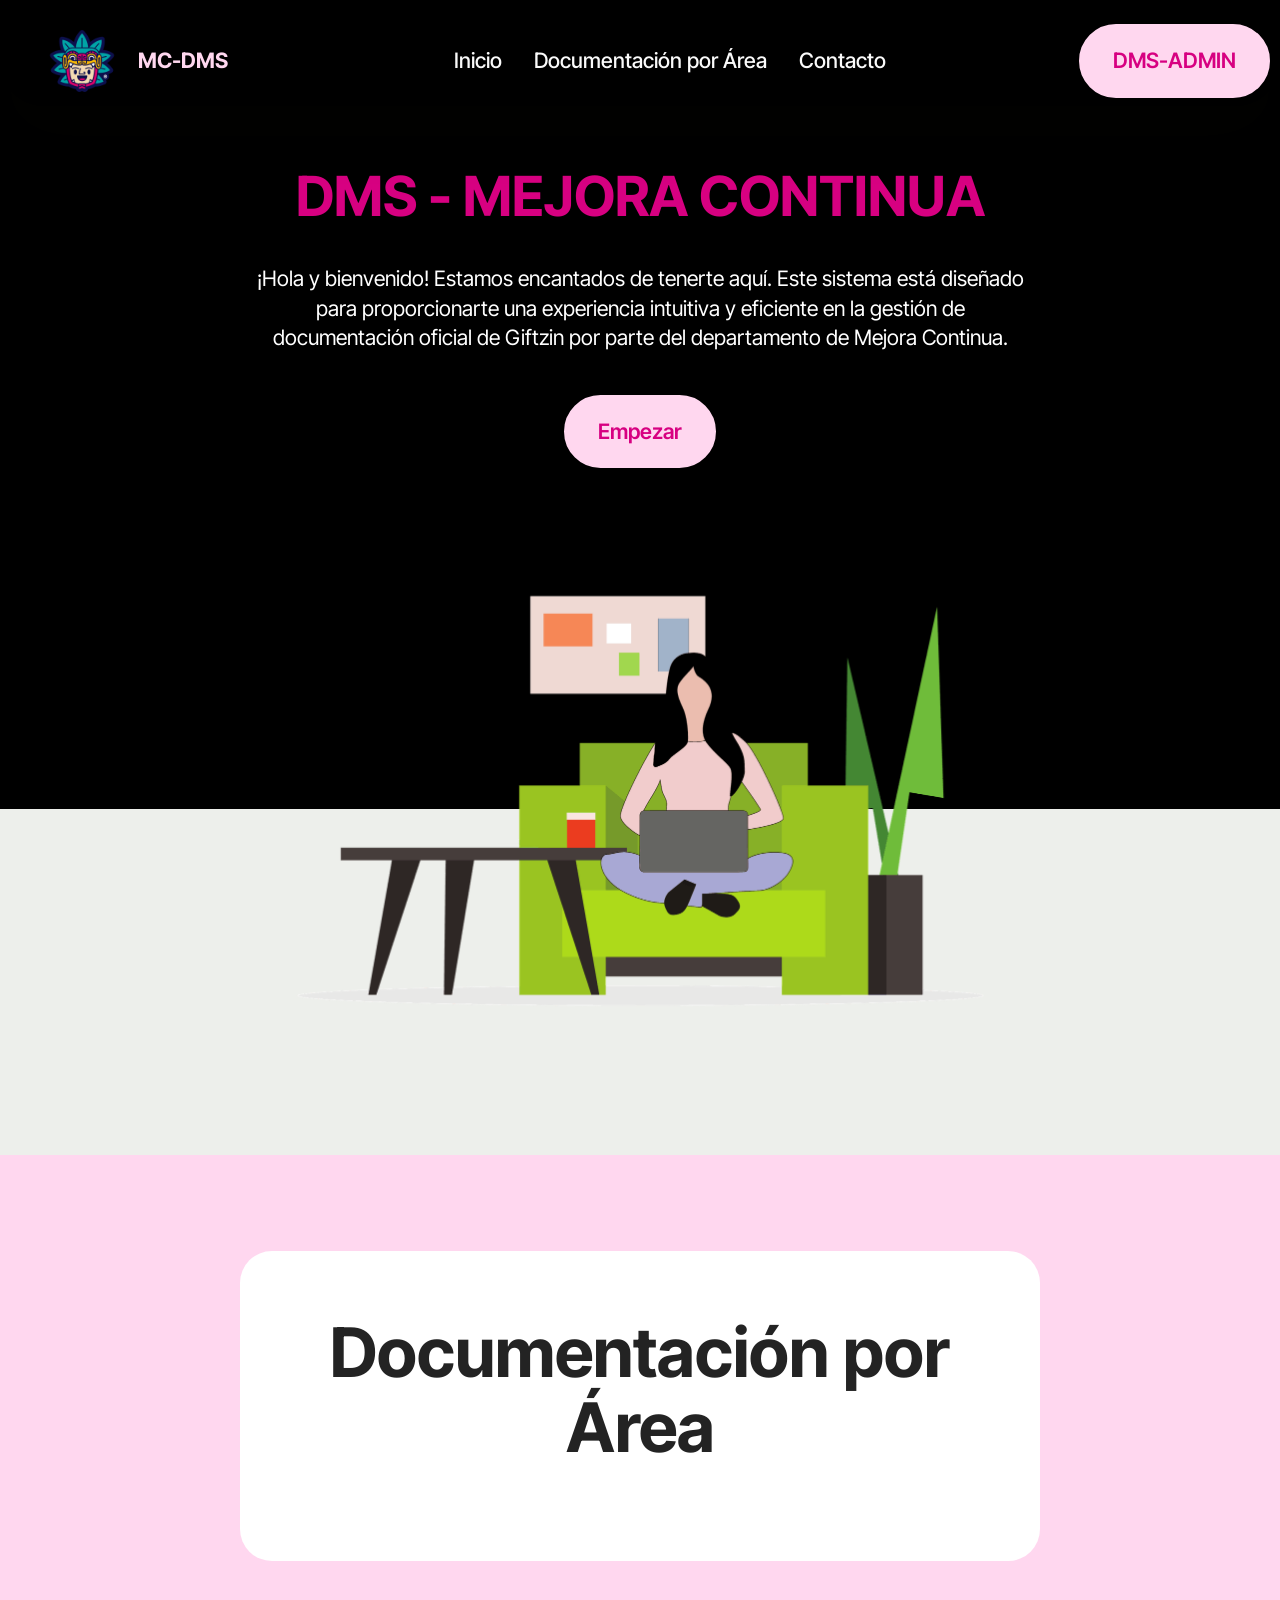
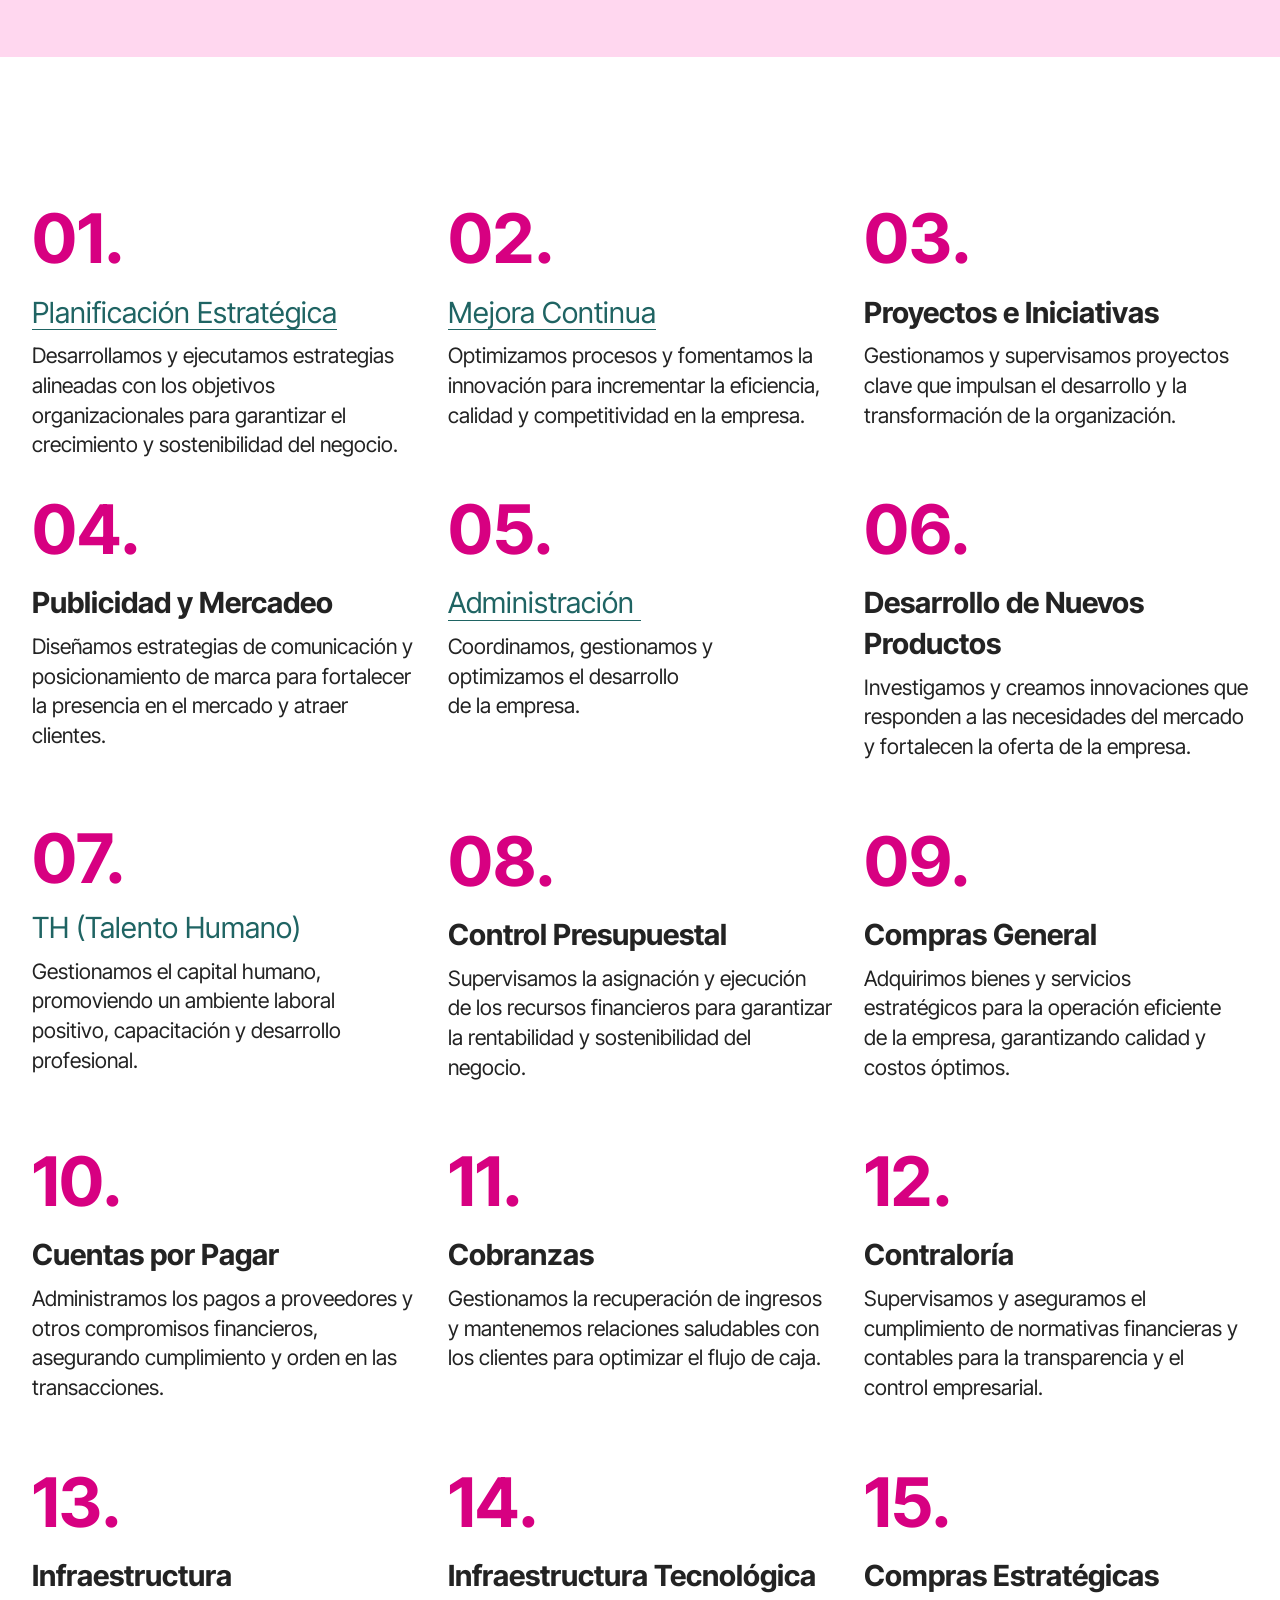
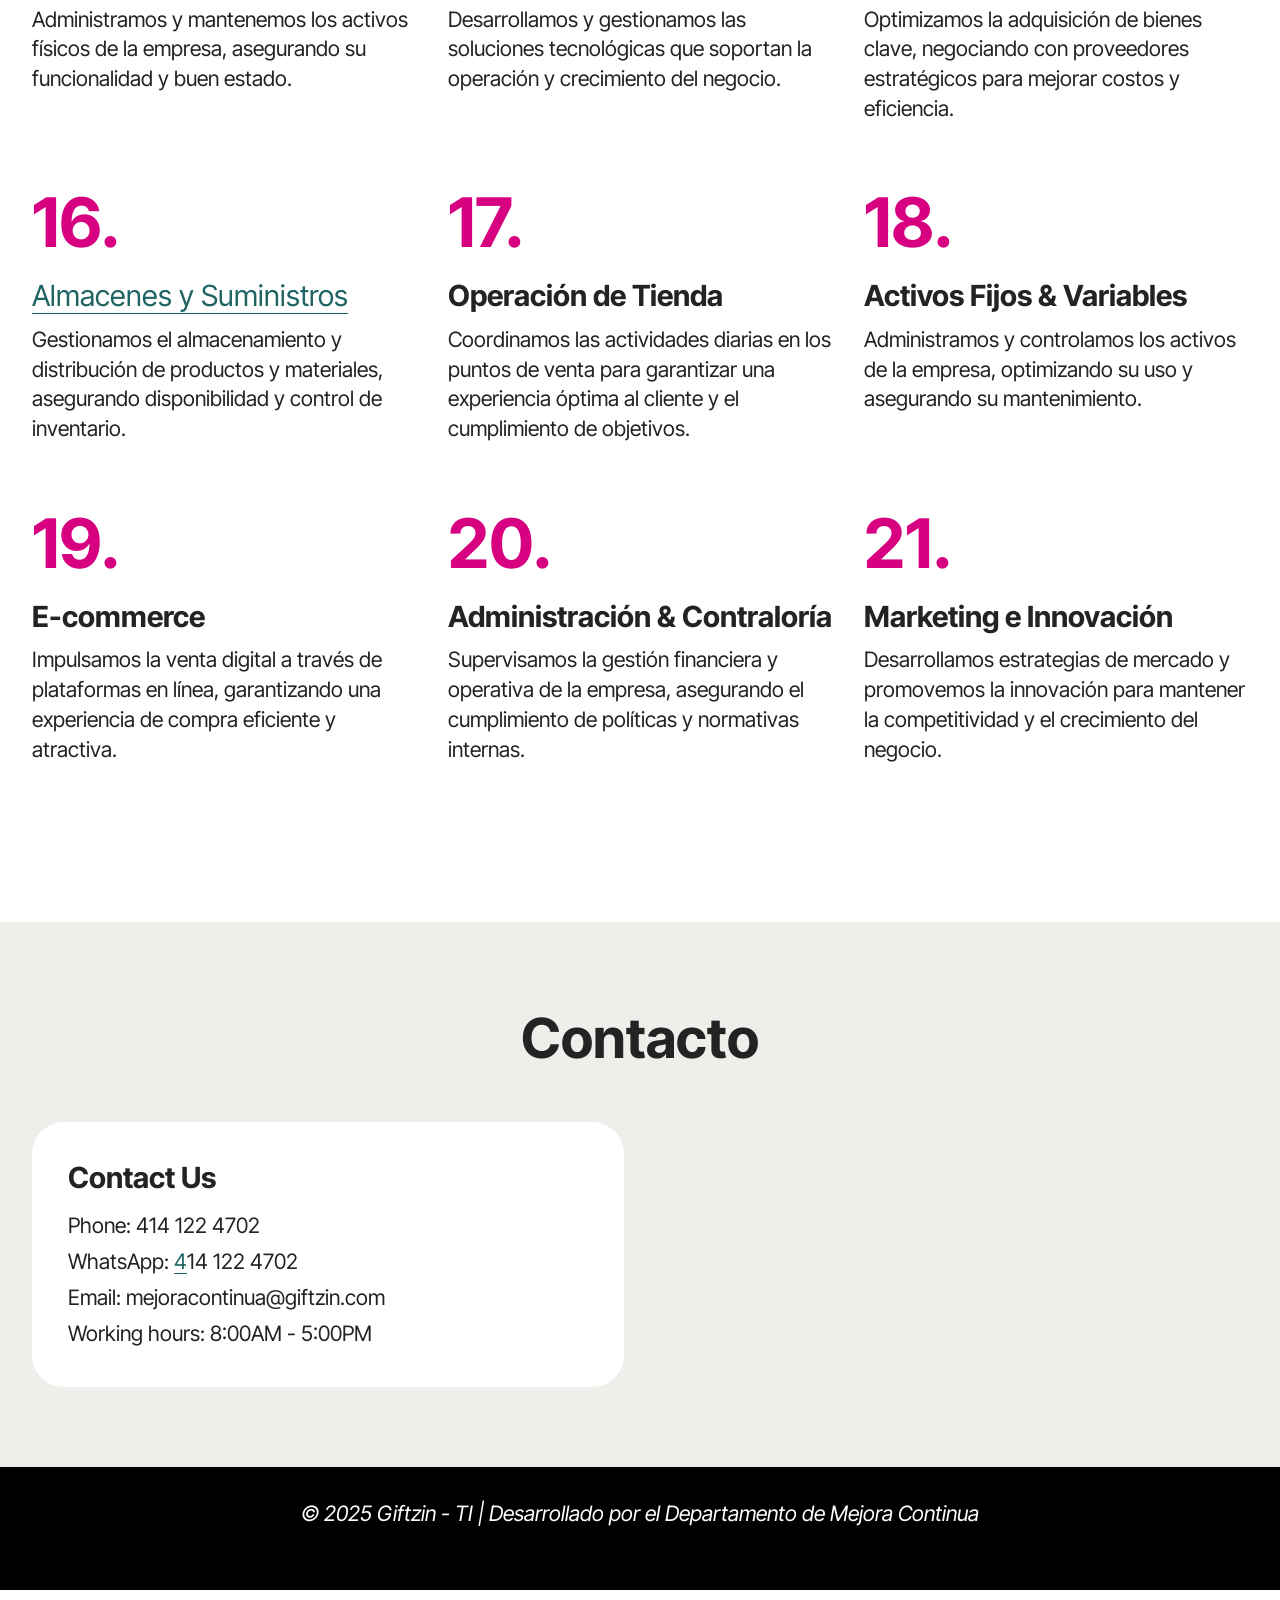
<file: index.html>
<!DOCTYPE html>
<html  >
<head>
  <!-- Site made with Mobirise Website Builder v5.9.18, https://mobirise.com -->
  <meta charset="UTF-8">
  <meta http-equiv="X-UA-Compatible" content="IE=edge">
  <meta name="generator" content="Mobirise v5.9.18, mobirise.com">
  <meta name="viewport" content="width=device-width, initial-scale=1, minimum-scale=1">
  <link rel="shortcut icon" href="assets/images/logos-128x128.png" type="image/x-icon">
  <meta name="description" content="">
  
  
  <title>DMS-Giftzin</title>
  <link rel="stylesheet" href="assets/web/assets/mobirise-icons2/mobirise2.css">
  <link rel="stylesheet" href="assets/bootstrap/css/bootstrap.min.css">
  <link rel="stylesheet" href="assets/bootstrap/css/bootstrap-grid.min.css">
  <link rel="stylesheet" href="assets/bootstrap/css/bootstrap-reboot.min.css">
  <link rel="stylesheet" href="assets/animatecss/animate.css">
  <link rel="stylesheet" href="assets/dropdown/css/style.css">
  <link rel="stylesheet" href="assets/theme/css/style.css">
  <link rel="preload" href="https://fonts.googleapis.com/css?family=Inter+Tight:100,200,300,400,500,600,700,800,900,100i,200i,300i,400i,500i,600i,700i,800i,900i&display=swap" as="style" onload="this.onload=null;this.rel='stylesheet'">
  <noscript><link rel="stylesheet" href="https://fonts.googleapis.com/css?family=Inter+Tight:100,200,300,400,500,600,700,800,900,100i,200i,300i,400i,500i,600i,700i,800i,900i&display=swap"></noscript>
  <link rel="preload" as="style" href="assets/mobirise/css/mbr-additional.css?v=7W3BYy"><link rel="stylesheet" href="assets/mobirise/css/mbr-additional.css?v=7W3BYy" type="text/css">

  
  
  
</head>
<body>
  
  <section data-bs-version="5.1" class="menu menu1 cid-uDPWH1Wt0G" once="menu" id="menu01-1a">
	

	<nav class="navbar navbar-dropdown navbar-fixed-top navbar-expand-lg">
		<div class="container">
			<div class="navbar-brand">
				<span class="navbar-logo">
					
						<img src="assets/images/logo-96x96.png" alt="Mobirise Website Builder" style="height: 5rem;">
					
				</span>
				<span class="navbar-caption-wrap"><a class="navbar-caption text-secondary display-4">MC-DMS</a></span>
			</div>
			<button class="navbar-toggler" type="button" data-toggle="collapse" data-bs-toggle="collapse" data-target="#navbarSupportedContent" data-bs-target="#navbarSupportedContent" aria-controls="navbarNavAltMarkup" aria-expanded="false" aria-label="Toggle navigation">
				<div class="hamburger">
					<span></span>
					<span></span>
					<span></span>
					<span></span>
				</div>
			</button>
			<div class="collapse navbar-collapse" id="navbarSupportedContent">
				<ul class="navbar-nav nav-dropdown" data-app-modern-menu="true"><li class="nav-item"><a class="nav-link link text-white display-4" href="https://mejoracontinuagiftzin.github.io/MEJORACONTINUA/" aria-expanded="false">Inicio</a></li><li class="nav-item"><a class="nav-link link text-white display-4" href="index.html#features023-1c">Documentación por Área</a></li><li class="nav-item"><a class="nav-link link show text-white display-4" href="index.html#contacts02-12">Contacto</a></li></ul>
				
				<div class="navbar-buttons mbr-section-btn"><a class="btn btn-secondary display-4" href="https://mejoracontinuagiftzin.github.io/LOGINDMSADMIN/" target="_blank">DMS-ADMIN</a></div>
			</div>
		</div>
	</nav>
</section>

<section data-bs-version="5.1" class="header5 cid-urRnOJHcRQ" id="header05-k">
	

	
	
	<div class="topbg"></div>
	<div class="align-center container">
		<div class="row justify-content-center">
			<div class="col-md-12 content-head">
				<h1 class="mbr-section-title mbr-fonts-style mb-4 display-2"><strong>DMS - MEJORA CONTINUA</strong></h1>
				<p class="mbr-text mbr-fonts-style mb-4 display-7">¡Hola y bienvenido! Estamos encantados de tenerte aquí. Este sistema está diseñado para proporcionarte una experiencia intuitiva y eficiente en la gestión de documentación oficial de Giftzin por parte del departamento de Mejora Continua.<br></p>
				<div class="mbr-section-btn mt-3"><a class="btn btn-secondary display-7" href="index.html#header14-1f">Empezar</a></div>
			</div>
		</div>
		<div class="row mt-5 justify-content-center">
			<div class="col-12 col-lg-8">
				<img src="assets/images/mbr-1604x1069.png" alt="Mobirise Website Builder" title="">
			</div>
		</div>
	</div>
</section>

<section data-bs-version="5.1" class="header14 cid-uFrR3NNQW7" id="header14-1f">
	

	
	
	<div class="container">
		<div class="row justify-content-center">
			<div class="card col-12 col-md-12 col-lg-8">
				<div class="card-wrapper">
					<div class="card-box align-center">
						<h1 class="card-title mbr-fonts-style mb-4 display-1"><strong>Documentación por Área</strong></h1>
						
						
					</div>
				</div>
			</div>
		</div>
	</div>
</section>

<section data-bs-version="5.1" class="features023 cid-uFrK7ngpjp" id="features023-1c">

    

    
    
    <div class="container">
        <div class="row justify-content-center">
            <div class="col-12 content-head">
                <div class="card-wrapper mb-5">
                    <div class="card-box align-center">
                        
                        
                        
                    </div>
                </div>
            </div>
        </div>
        <div class="row content-row">
            <div class="item features-without-image col-12 col-md-6 col-lg-4 item-mb">
                <div class="item-wrapper">
                    <div class="title mb-3">
                        <span class="num mbr-fonts-style display-1"><strong>01.</strong></span>
                    </div>
                    <h4 class="card-title mbr-fonts-style display-5"><strong><a href="https://docs.google.com/spreadsheets/d/e/2PACX-1vTxhPBt3UQzBR5hNRHwnzXI6iNSvrIeR2i03CiUe12WLt2MNTAWGP64u_Q-RAEhztAmVsv6byrvMqHU/pubhtml?gid=299328594&single=true" class="text-primary" target="_blank">Planificación Estratégica</a></strong></h4>
                    <p class="mbr-text card-text mbr-fonts-style mb-0 display-7">Desarrollamos y ejecutamos estrategias alineadas con los objetivos organizacionales para garantizar el crecimiento y sostenibilidad del negocio.<br></p>
                </div>
            </div>
            <div class="item features-without-image col-12 col-md-6 col-lg-4 item-mb">
                <div class="item-wrapper">
                    <div class="title mb-3">
                        <span class="num mbr-fonts-style display-1"><strong>02.</strong></span>
                    </div>
                    <h4 class="card-title mbr-fonts-style display-5"><strong><a href="https://docs.google.com/spreadsheets/d/e/2PACX-1vTxhPBt3UQzBR5hNRHwnzXI6iNSvrIeR2i03CiUe12WLt2MNTAWGP64u_Q-RAEhztAmVsv6byrvMqHU/pubhtml?gid=564014093&single=true" class="text-primary" target="_blank">Mejora Continua</a></strong></h4>
                    <p class="mbr-text card-text mbr-fonts-style mb-0 display-7">Optimizamos procesos y fomentamos la innovación para incrementar la eficiencia, calidad y competitividad en la empresa.<br></p>
                </div>
            </div>
            <div class="item features-without-image col-12 col-md-6 col-lg-4 item-mb">
                <div class="item-wrapper">
                    <div class="title mb-3">
                        <span class="num mbr-fonts-style display-1"><strong>03.</strong></span>
                    </div>
                    <h4 class="card-title mbr-fonts-style display-5"><strong>Proyectos e Iniciativas</strong></h4>
                    <p class="mbr-text card-text mbr-fonts-style mb-0 display-7">Gestionamos y supervisamos proyectos clave que impulsan el desarrollo y la transformación de la organización.<br></p>
                </div>
            </div><div class="item features-without-image col-12 col-md-6 col-lg-4 item-mb">
                <div class="item-wrapper">
                    <div class="title mb-3">
                        <span class="num mbr-fonts-style display-1"><strong>04.</strong></span>
                    </div>
                    <h4 class="card-title mbr-fonts-style display-5"><strong>Publicidad y Mercadeo</strong></h4>
                    <p class="mbr-text card-text mbr-fonts-style mb-0 display-7">Diseñamos estrategias de comunicación y posicionamiento de marca para fortalecer la presencia en el mercado y atraer clientes.<br></p>
                </div>
            </div><div class="item features-without-image col-12 col-md-6 col-lg-4 item-mb">
                <div class="item-wrapper">
                    <div class="title mb-3">
                        <span class="num mbr-fonts-style display-1"><strong>05.</strong></span>
                    </div>
                    <h4 class="card-title mbr-fonts-style display-5"><strong><a href="https://docs.google.com/spreadsheets/d/e/2PACX-1vTxhPBt3UQzBR5hNRHwnzXI6iNSvrIeR2i03CiUe12WLt2MNTAWGP64u_Q-RAEhztAmVsv6byrvMqHU/pubhtml?gid=128021618&single=true" class="text-primary" target="_blank">Administración&nbsp;</a></strong></h4>
                    <p class="mbr-text card-text mbr-fonts-style mb-0 display-7">Coordinamos, gestionamos y optimizamos el desarrollo <br>de la empresa.<br><br></p>
                </div>
            </div><div class="item features-without-image col-12 col-md-6 col-lg-4 item-mb">
                <div class="item-wrapper">
                    <div class="title mb-3">
                        <span class="num mbr-fonts-style display-1"><strong>06.</strong></span>
                    </div>
                    <h4 class="card-title mbr-fonts-style display-5"><strong>Desarrollo de Nuevos Productos</strong></h4>
                    <p class="mbr-text card-text mbr-fonts-style mb-0 display-7">Investigamos y creamos innovaciones que responden a las necesidades del mercado y fortalecen la oferta de la empresa.<br><br></p>
                </div>
            </div><div class="item features-without-image col-12 col-md-6 col-lg-4 item-mb">
                <div class="item-wrapper">
                    <div class="title mb-3">
                        <span class="num mbr-fonts-style display-1"><p><strong>07.</strong>&nbsp;&nbsp;&nbsp;&nbsp;&nbsp;&nbsp;&nbsp;&nbsp;</p></span>
                    </div>
                    <h4 class="card-title mbr-fonts-style display-5"><strong><a href="https://docs.google.com/spreadsheets/d/e/2PACX-1vTxhPBt3UQzBR5hNRHwnzXI6iNSvrIeR2i03CiUe12WLt2MNTAWGP64u_Q-RAEhztAmVsv6byrvMqHU/pubhtml?gid=1191548688&single=true" class="text-primary" target="_blank">TH (Talento Humano)</a></strong></h4>
                    <p class="mbr-text card-text mbr-fonts-style mb-0 display-7">Gestionamos el capital humano, promoviendo un ambiente laboral positivo, capacitación y desarrollo profesional.<br><br></p>
                </div>
            </div><div class="item features-without-image col-12 col-md-6 col-lg-4 item-mb">
                <div class="item-wrapper">
                    <div class="title mb-3">
                        <span class="num mbr-fonts-style display-1"><strong>08.</strong></span>
                    </div>
                    <h4 class="card-title mbr-fonts-style display-5"><strong>Control Presupuestal</strong></h4>
                    <p class="mbr-text card-text mbr-fonts-style mb-0 display-7">Supervisamos la asignación y ejecución de los recursos financieros para garantizar la rentabilidad y sostenibilidad del negocio.<br><br></p>
                </div>
            </div><div class="item features-without-image col-12 col-md-6 col-lg-4 item-mb">
                <div class="item-wrapper">
                    <div class="title mb-3">
                        <span class="num mbr-fonts-style display-1"><strong>09.</strong></span>
                    </div>
                    <h4 class="card-title mbr-fonts-style display-5"><strong>Compras General</strong></h4>
                    <p class="mbr-text card-text mbr-fonts-style mb-0 display-7">Adquirimos bienes y servicios estratégicos para la operación eficiente de la empresa, garantizando calidad y costos óptimos.<br><br></p>
                </div>
            </div><div class="item features-without-image col-12 col-md-6 col-lg-4 item-mb">
                <div class="item-wrapper">
                    <div class="title mb-3">
                        <span class="num mbr-fonts-style display-1"><strong>10.</strong></span>
                    </div>
                    <h4 class="card-title mbr-fonts-style display-5"><strong>Cuentas por Pagar</strong></h4>
                    <p class="mbr-text card-text mbr-fonts-style mb-0 display-7">Administramos los pagos a proveedores y otros compromisos financieros, asegurando cumplimiento y orden en las transacciones.<br><br></p>
                </div>
            </div><div class="item features-without-image col-12 col-md-6 col-lg-4 item-mb">
                <div class="item-wrapper">
                    <div class="title mb-3">
                        <span class="num mbr-fonts-style display-1"><strong>11.</strong></span>
                    </div>
                    <h4 class="card-title mbr-fonts-style display-5">
                        <strong>Cobranzas</strong>
                    </h4>
                    <p class="mbr-text card-text mbr-fonts-style mb-0 display-7">Gestionamos la recuperación de ingresos y mantenemos relaciones saludables con los clientes para optimizar el flujo de caja.<br><br></p>
                </div>
            </div><div class="item features-without-image col-12 col-md-6 col-lg-4 item-mb">
                <div class="item-wrapper">
                    <div class="title mb-3">
                        <span class="num mbr-fonts-style display-1"><strong>12.</strong></span>
                    </div>
                    <h4 class="card-title mbr-fonts-style display-5">
                        <strong>Contraloría</strong>
                    </h4>
                    <p class="mbr-text card-text mbr-fonts-style mb-0 display-7">Supervisamos y aseguramos el cumplimiento de normativas financieras y contables para la transparencia y el control empresarial.<br><br></p>
                </div>
            </div><div class="item features-without-image col-12 col-md-6 col-lg-4 item-mb">
                <div class="item-wrapper">
                    <div class="title mb-3">
                        <span class="num mbr-fonts-style display-1"><strong>13.</strong></span>
                    </div>
                    <h4 class="card-title mbr-fonts-style display-5">
                        <strong>Infraestructura</strong>
                    </h4>
                    <p class="mbr-text card-text mbr-fonts-style mb-0 display-7">Administramos y mantenemos los activos físicos de la empresa, asegurando su funcionalidad y buen estado.<br><br></p>
                </div>
            </div><div class="item features-without-image col-12 col-md-6 col-lg-4 item-mb">
                <div class="item-wrapper">
                    <div class="title mb-3">
                        <span class="num mbr-fonts-style display-1"><strong>14.</strong></span>
                    </div>
                    <h4 class="card-title mbr-fonts-style display-5"><strong>Infraestructura Tecnológica</strong></h4>
                    <p class="mbr-text card-text mbr-fonts-style mb-0 display-7">Desarrollamos y gestionamos las soluciones tecnológicas que soportan la operación y crecimiento del negocio.<br><br></p>
                </div>
            </div><div class="item features-without-image col-12 col-md-6 col-lg-4 item-mb">
                <div class="item-wrapper">
                    <div class="title mb-3">
                        <span class="num mbr-fonts-style display-1"><strong>15.</strong></span>
                    </div>
                    <h4 class="card-title mbr-fonts-style display-5"><strong>Compras Estratégicas</strong></h4>
                    <p class="mbr-text card-text mbr-fonts-style mb-0 display-7">Optimizamos la adquisición de bienes clave, negociando con proveedores estratégicos para mejorar costos y eficiencia.<br><br></p>
                </div>
            </div><div class="item features-without-image col-12 col-md-6 col-lg-4 item-mb">
                <div class="item-wrapper">
                    <div class="title mb-3">
                        <span class="num mbr-fonts-style display-1"><strong>16.</strong></span>
                    </div>
                    <h4 class="card-title mbr-fonts-style display-5"><a href="https://docs.google.com/spreadsheets/d/e/2PACX-1vTxhPBt3UQzBR5hNRHwnzXI6iNSvrIeR2i03CiUe12WLt2MNTAWGP64u_Q-RAEhztAmVsv6byrvMqHU/pubhtml?gid=609297005&single=true" class="text-primary" target="_blank">Almacenes y Suministros</a></h4>
                    <p class="mbr-text card-text mbr-fonts-style mb-0 display-7">Gestionamos el almacenamiento y distribución de productos y materiales, asegurando disponibilidad y control de inventario.<br><br></p>
                </div>
            </div><div class="item features-without-image col-12 col-md-6 col-lg-4 item-mb">
                <div class="item-wrapper">
                    <div class="title mb-3">
                        <span class="num mbr-fonts-style display-1"><strong>17.</strong></span>
                    </div>
                    <h4 class="card-title mbr-fonts-style display-5"><strong>Operación de Tienda</strong></h4>
                    <p class="mbr-text card-text mbr-fonts-style mb-0 display-7">Coordinamos las actividades diarias en los puntos de venta para garantizar una experiencia óptima al cliente y el cumplimiento de objetivos.<br><br></p>
                </div>
            </div><div class="item features-without-image col-12 col-md-6 col-lg-4 item-mb">
                <div class="item-wrapper">
                    <div class="title mb-3">
                        <span class="num mbr-fonts-style display-1"><strong>18.</strong></span>
                    </div>
                    <h4 class="card-title mbr-fonts-style display-5"><div><strong>Activos Fijos &amp; Variables</strong></div></h4>
                    <p class="mbr-text card-text mbr-fonts-style mb-0 display-7">Administramos y controlamos los activos de la empresa, optimizando su uso y asegurando su mantenimiento.<br><br></p>
                </div>
            </div><div class="item features-without-image col-12 col-md-6 col-lg-4 item-mb">
                <div class="item-wrapper">
                    <div class="title mb-3">
                        <span class="num mbr-fonts-style display-1"><strong>19.</strong></span>
                    </div>
                    <h4 class="card-title mbr-fonts-style display-5"><div><strong>E-commerce</strong></div></h4>
                    <p class="mbr-text card-text mbr-fonts-style mb-0 display-7">Impulsamos la venta digital a través de plataformas en línea, garantizando una experiencia de compra eficiente y atractiva.<br><br></p>
                </div>
            </div><div class="item features-without-image col-12 col-md-6 col-lg-4 item-mb">
                <div class="item-wrapper">
                    <div class="title mb-3">
                        <span class="num mbr-fonts-style display-1"><strong>20.</strong></span>
                    </div>
                    <h4 class="card-title mbr-fonts-style display-5"><div><strong>Administración &amp; Contraloría</strong></div></h4>
                    <p class="mbr-text card-text mbr-fonts-style mb-0 display-7">Supervisamos la gestión financiera y operativa de la empresa, asegurando el cumplimiento de políticas y normativas internas.<br><br></p>
                </div>
            </div><div class="item features-without-image col-12 col-md-6 col-lg-4 item-mb">
                <div class="item-wrapper">
                    <div class="title mb-3">
                        <span class="num mbr-fonts-style display-1"><strong>21.</strong></span>
                    </div>
                    <h4 class="card-title mbr-fonts-style display-5"><div><strong>Marketing e Innovación</strong></div></h4>
                    <p class="mbr-text card-text mbr-fonts-style mb-0 display-7">Desarrollamos estrategias de mercado y promovemos la innovación para mantener la competitividad y el crecimiento del negocio.<br><br></p>
                </div>
            </div>
        </div>
    </div>
</section>

<section data-bs-version="5.1" class="contacts02 map1 cid-uDPBcyJwsv" id="contacts02-12">

    

    
    <div class="container">
        <div class="row justify-content-center">
            <div class="col-12 content-head">
                <div class="mbr-section-head mb-5">
                    <h3 class="mbr-section-title mbr-fonts-style align-center mb-0 display-2">
                        <strong>Contacto</strong></h3>
                    
                </div>
            </div>
        </div>
        <div class="row justify-content-center">
            <div class="card col-12 col-md-12 col-lg-6">
                <div class="card-wrapper">
                    <div class="text-wrapper">
                        <h5 class="cardTitle mbr-fonts-style mb-2 display-5">
                            <strong>Contact Us</strong>
                        </h5>
                        <ul class="list mbr-fonts-style display-7">
                            <li class="mbr-text item-wrap">Phone: 414 122 4702</li>
                            <li class="mbr-text item-wrap">WhatsApp: <a href="tel:+12345678910" class="text-primary">4</a>14 122 4702</li>
                            <li class="mbr-text item-wrap">Email: mejoracontinua@giftzin.com</li>
                            <li class="mbr-text item-wrap">Working hours: 8:00AM - 5:00PM</li>
                        </ul>
                    </div>
                </div>
            </div>
            <div class="map-wrapper col-md-12 col-lg-6">
                <div class="google-map"><iframe frameborder="0" style="border:0" src="https://www.google.com/maps/embed?pb=!1m18!1m12!1m3!1d3736.74459781163!2d-99.9010287!3d20.5166936!2m3!1f0!2f0!3f0!3m2!1i1024!2i768!4f13.1!3m3!1m2!1s0x85d39e021221fbdf%3A0xa423d6a7bac701ab!2sGiftzin%20Home!5e0!3m2!1ses-419!2smx!4v1740498824580!5m2!1ses-419!2smx" allowfullscreen=""></iframe></div>
            </div>
        </div>
    </div>
</section>

<section data-bs-version="5.1" class="footer4 cid-upVTVTk653" once="footers" id="footer04-a">

    

    

    <div class="container">
        <div class="media-container-row align-center mbr-white">
            <div class="col-12">
                <p class="mbr-text mb-0 mbr-fonts-style display-7"><em>© 2025 Giftzin - TI | Desarrollado por el Departamento de Mejora Continua<br></em><br></p>
            </div>
        </div>
    </div>
</section><section class="display-7" style="padding: 0;align-items: center;justify-content: center;flex-wrap: wrap;    align-content: center;display: flex;position: relative;height: 4rem;"><a href="https://mobiri.se/3147832" style="flex: 1 1;height: 4rem;position: absolute;width: 100%;z-index: 1;"><img alt="" style="height: 4rem;" src="[data-uri]"></a><p style="margin: 0;text-align: center;" class="display-7">&#8204;</p><a style="z-index:1" href="https://mobirise.com/drag-drop-website-builder.html">Drag and Drop Website Builder</a></section><script src="assets/bootstrap/js/bootstrap.bundle.min.js"></script>  <script src="assets/smoothscroll/smooth-scroll.js"></script>  <script src="assets/ytplayer/index.js"></script>  <script src="assets/dropdown/js/navbar-dropdown.js"></script>  <script src="assets/theme/js/script.js"></script>  
  
  
 <div id="scrollToTop" class="scrollToTop mbr-arrow-up"><a style="text-align: center;"><i class="mbr-arrow-up-icon mbr-arrow-up-icon-cm cm-icon cm-icon-smallarrow-up"></i></a></div>
    <input name="animation" type="hidden">
  </body>
</html>
</file>
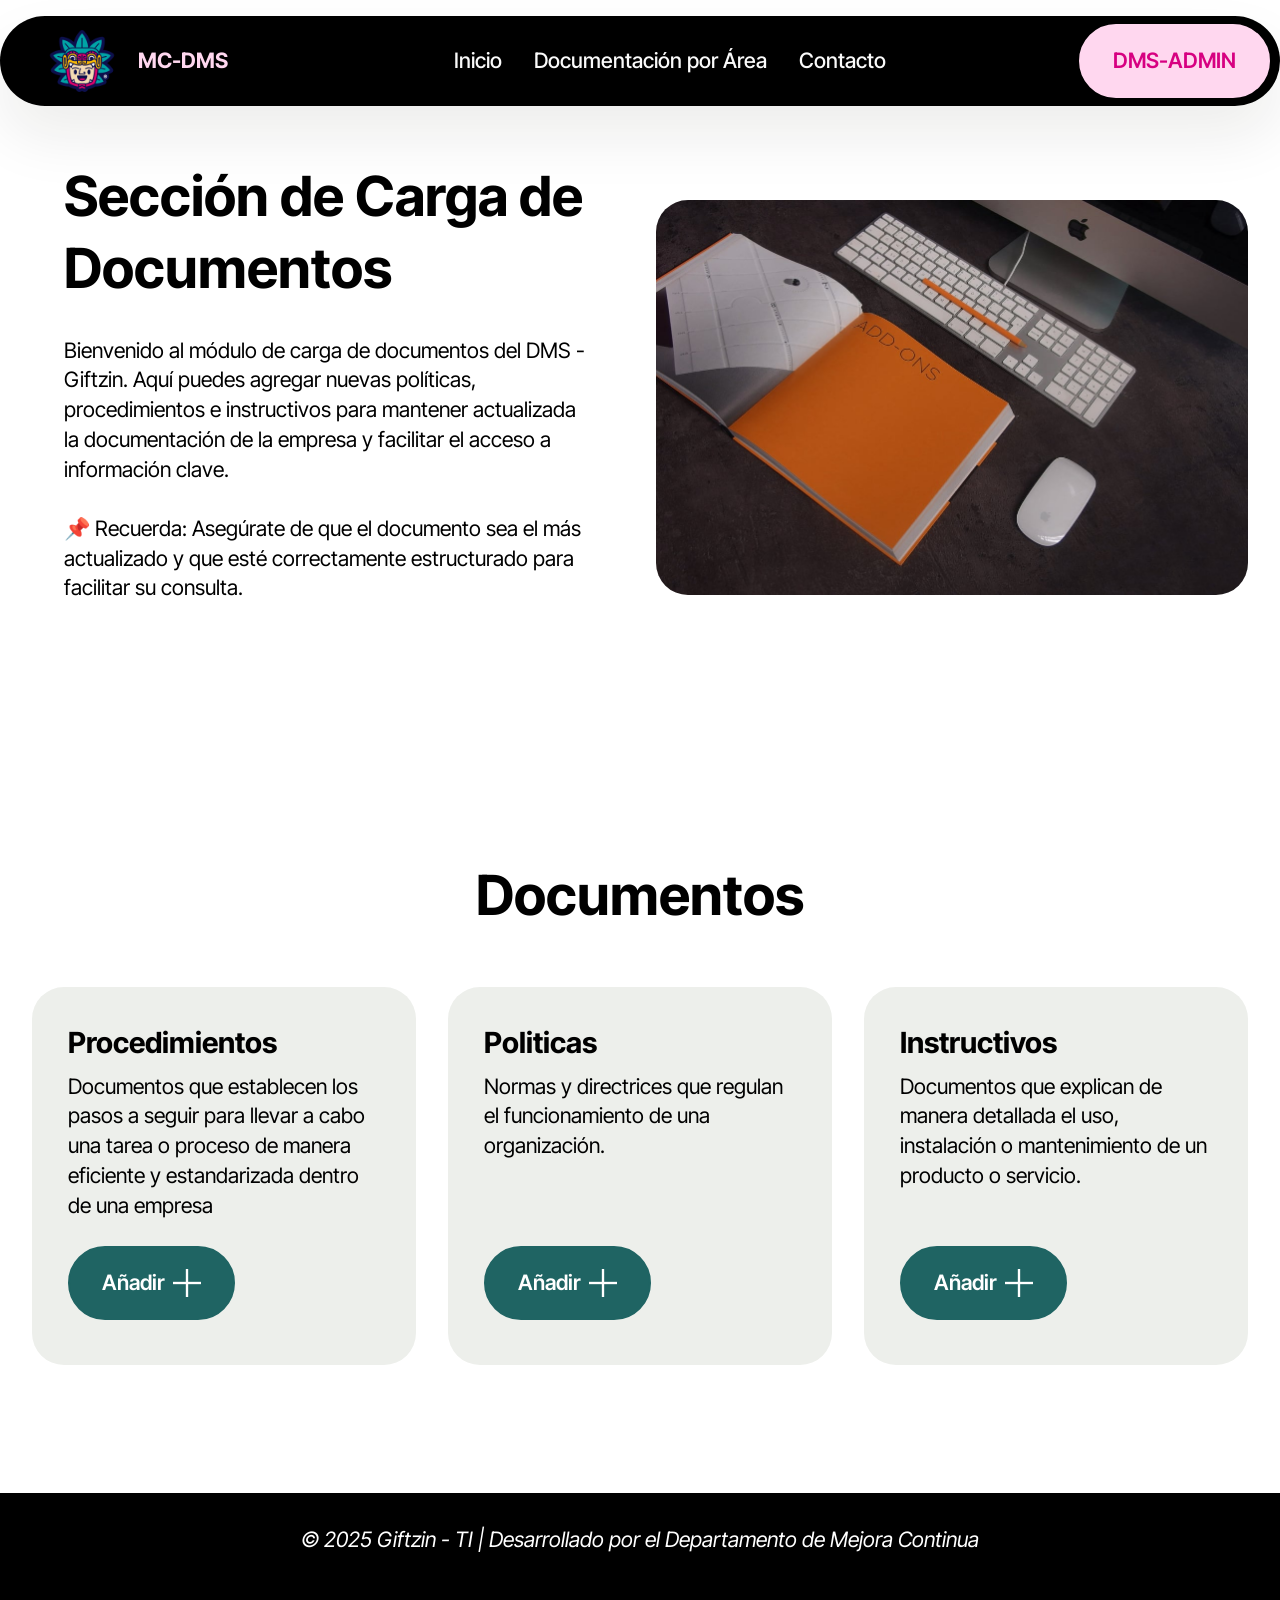
<file: page1.html>
<!DOCTYPE html>
<html  >
<head>
  <!-- Site made with Mobirise Website Builder v5.9.18, https://mobirise.com -->
  <meta charset="UTF-8">
  <meta http-equiv="X-UA-Compatible" content="IE=edge">
  <meta name="generator" content="Mobirise v5.9.18, mobirise.com">
  <meta name="viewport" content="width=device-width, initial-scale=1, minimum-scale=1">
  <link rel="shortcut icon" href="assets/images/logos-128x128.png" type="image/x-icon">
  <meta name="description" content="">
  
  
  <title>Page 1</title>
  <link rel="stylesheet" href="assets/web/assets/mobirise-icons2/mobirise2.css">
  <link rel="stylesheet" href="assets/bootstrap/css/bootstrap.min.css">
  <link rel="stylesheet" href="assets/bootstrap/css/bootstrap-grid.min.css">
  <link rel="stylesheet" href="assets/bootstrap/css/bootstrap-reboot.min.css">
  <link rel="stylesheet" href="assets/animatecss/animate.css">
  <link rel="stylesheet" href="assets/dropdown/css/style.css">
  <link rel="stylesheet" href="assets/theme/css/style.css">
  <link rel="preload" href="https://fonts.googleapis.com/css?family=Inter+Tight:100,200,300,400,500,600,700,800,900,100i,200i,300i,400i,500i,600i,700i,800i,900i&display=swap" as="style" onload="this.onload=null;this.rel='stylesheet'">
  <noscript><link rel="stylesheet" href="https://fonts.googleapis.com/css?family=Inter+Tight:100,200,300,400,500,600,700,800,900,100i,200i,300i,400i,500i,600i,700i,800i,900i&display=swap"></noscript>
  <link rel="preload" as="style" href="assets/mobirise/css/mbr-additional.css?v=4o8FmT"><link rel="stylesheet" href="assets/mobirise/css/mbr-additional.css?v=4o8FmT" type="text/css">

  
  
  
</head>
<body>
  
  <section data-bs-version="5.1" class="menu menu1 cid-uDPWExE8F7" once="menu" id="menu01-19">
	

	<nav class="navbar navbar-dropdown navbar-fixed-top navbar-expand-lg">
		<div class="container">
			<div class="navbar-brand">
				<span class="navbar-logo">
					
						<img src="assets/images/logo-96x96.png" alt="Mobirise Website Builder" style="height: 5rem;">
					
				</span>
				<span class="navbar-caption-wrap"><a class="navbar-caption text-secondary display-4">MC-DMS</a></span>
			</div>
			<button class="navbar-toggler" type="button" data-toggle="collapse" data-bs-toggle="collapse" data-target="#navbarSupportedContent" data-bs-target="#navbarSupportedContent" aria-controls="navbarNavAltMarkup" aria-expanded="false" aria-label="Toggle navigation">
				<div class="hamburger">
					<span></span>
					<span></span>
					<span></span>
					<span></span>
				</div>
			</button>
			<div class="collapse navbar-collapse" id="navbarSupportedContent">
				<ul class="navbar-nav nav-dropdown" data-app-modern-menu="true"><li class="nav-item"><a class="nav-link link text-white display-4" href="https://mejoracontinuagiftzin.github.io/MEJORACONTINUA/" aria-expanded="false">Inicio</a></li><li class="nav-item"><a class="nav-link link text-white display-4" href="index.html#features023-1c">Documentación por Área</a></li><li class="nav-item"><a class="nav-link link show text-white display-4" href="index.html#contacts02-12">Contacto</a></li></ul>
				
				<div class="navbar-buttons mbr-section-btn"><a class="btn btn-secondary display-4" href="https://mejoracontinuagiftzin.github.io/LOGINDMSADMIN/" target="_blank">DMS-ADMIN</a></div>
			</div>
		</div>
	</nav>
</section>

<section data-bs-version="5.1" class="start article4 cid-uDPzP6ss7s" id="article04-11">
	

	
	

	<div class="container">
		<div class="row justify-content-center">
			<div class="col-12 col-md-12 col-lg-6 image-wrapper">
				<img class="w-100" src="assets/images/mbr-1187x791.jpg" alt="Mobirise Website Builder">
			</div>
			<div class="col-12 col-md-12 col-lg">
				<div class="text-wrapper align-left">
					<h1 class="mbr-section-title mbr-fonts-style mb-4 display-2"><strong>Sección de Carga de Documentos</strong></h1>
					<p class="mbr-text mbr-fonts-style mb-4 display-7">
						Bienvenido al módulo de carga de documentos del DMS - Giftzin. Aquí puedes agregar nuevas políticas, procedimientos e instructivos para mantener actualizada la documentación de la empresa y facilitar el acceso a información clave.<br><br>📌 Recuerda: Asegúrate de que el documento sea el más actualizado y que esté correctamente estructurado para facilitar su consulta.</p>
					
				</div>
			</div>
		</div>
	</div>
</section>

<section data-bs-version="5.1" class="features026 cid-uDPIInLc5y" id="features026-13">
	

	
	
	<div class="container">
		<div class="row mb-5 justify-content-center">
			<div class="col-12 mb-0 content-head">
				<h3 class="mbr-section-title mbr-fonts-style align-center display-2">
					<strong>Documentos</strong></h3>
				
			</div>
		</div>
		<div class="row">
			<div class="item features-without-image col-12 col-md-6 col-lg-4 item-mb">
				<div class="item-wrapper">
					<div class="card-box align-left">
						
						<h5 class="card-title mbr-fonts-style display-5">
							<strong>Procedimientos</strong></h5>
						
						<p class="card-text mbr-fonts-style display-7">
							 Documentos que establecen los pasos a seguir para llevar a cabo una tarea o proceso de manera eficiente y estandarizada dentro de una empresa
						</p>
						<div class="mbr-section-btn mt-auto"><a class="btn btn-lg btn-primary display-7" href="https://docs.google.com/forms/d/e/1FAIpQLSexu9mD_6Btl-bBgXsEgIpDM4hSQx3cdZTYn26RXXd05T3nhQ/viewform?usp=dialog" target="_blank"><span class="mobi-mbri mobi-mbri-plus mbr-iconfont mbr-iconfont-btn"></span>Añadir</a></div>
					</div>
				</div>
			</div>
			<div class="item features-without-image col-12 col-md-6 col-lg-4 item-mb">
				<div class="item-wrapper">
					<div class="card-box align-left">
						
						<h5 class="card-title mbr-fonts-style display-5">
							<strong>Politicas</strong></h5>
						
						<p class="card-text mbr-fonts-style display-7">
							Normas y directrices que regulan el funcionamiento de una organización.<br><br><br>
						</p>
						<div class="mbr-section-btn mt-auto"><a class="btn btn-lg btn-primary display-7" href="https://mobiri.se"><span class="mobi-mbri mobi-mbri-plus mbr-iconfont mbr-iconfont-btn"></span>Añadir</a></div>
					</div>
				</div>
			</div>
			<div class="item features-without-image col-12 col-md-6 col-lg-4 item-mb">
				<div class="item-wrapper">
					<div class="card-box align-left">
						
						<h5 class="card-title mbr-fonts-style display-5">
							<strong>Instructivos</strong></h5>
						
						<p class="card-text mbr-fonts-style display-7">
							 Documentos que explican de manera detallada el uso, instalación o mantenimiento de un producto o servicio.<br><br>
						</p>
						<div class="mbr-section-btn mt-auto"><a class="btn btn-lg btn-primary display-7" href="https://mobiri.se"><span class="mobi-mbri mobi-mbri-plus mbr-iconfont mbr-iconfont-btn"></span>Añadir</a></div>
					</div>
				</div>
			</div>
			
		</div>
	</div>
</section>

<section data-bs-version="5.1" class="footer4 cid-upVTVTk653" once="footers" id="footer04-w">

    

    

    <div class="container">
        <div class="media-container-row align-center mbr-white">
            <div class="col-12">
                <p class="mbr-text mb-0 mbr-fonts-style display-7"><em>© 2025 Giftzin - TI | Desarrollado por el Departamento de Mejora Continua<br></em><br></p>
            </div>
        </div>
    </div>
</section><section class="display-7" style="padding: 0;align-items: center;justify-content: center;flex-wrap: wrap;    align-content: center;display: flex;position: relative;height: 4rem;"><a href="https://mobiri.se/3147832" style="flex: 1 1;height: 4rem;position: absolute;width: 100%;z-index: 1;"><img alt="" style="height: 4rem;" src="[data-uri]"></a><p style="margin: 0;text-align: center;" class="display-7">&#8204;</p><a style="z-index:1" href="https://mobirise.com/builder/ai-website-generator.html">AI Website Generator</a></section><script src="assets/bootstrap/js/bootstrap.bundle.min.js"></script>  <script src="assets/smoothscroll/smooth-scroll.js"></script>  <script src="assets/ytplayer/index.js"></script>  <script src="assets/dropdown/js/navbar-dropdown.js"></script>  <script src="assets/theme/js/script.js"></script>  
  
  
 <div id="scrollToTop" class="scrollToTop mbr-arrow-up"><a style="text-align: center;"><i class="mbr-arrow-up-icon mbr-arrow-up-icon-cm cm-icon cm-icon-smallarrow-up"></i></a></div>
    <input name="animation" type="hidden">
  </body>
</html>
</file>
<file: assets/web/assets/mobirise-icons2/mobirise2.css>
@font-face {
  font-family: 'Moririse2';
  font-display: swap;
  src:  url('mobirise2.eot?f2bix4');
  src:  url('mobirise2.eot?f2bix4#iefix') format('embedded-opentype'),
    url('mobirise2.ttf?f2bix4') format('truetype'),
    url('mobirise2.woff?f2bix4') format('woff'),
    url('mobirise2.svg?f2bix4#mobirise2') format('svg');
  font-weight: normal;
  font-style: normal;
}

[class^="mobi-"], [class*=" mobi-"] {
  /* use !important to prevent issues with browser extensions that change fonts */
  font-family: 'Moririse2' !important;
  speak: none;
  font-style: normal;
  font-weight: normal;
  font-variant: normal;
  text-transform: none;
  line-height: 1;

  /* Better Font Rendering =========== */
  -webkit-font-smoothing: antialiased;
  -moz-osx-font-smoothing: grayscale;
}

.mobi-mbri-add-submenu:before {
  content: "\e900";
}
.mobi-mbri-alert:before {
  content: "\e901";
}
.mobi-mbri-align-center:before {
  content: "\e902";
}
.mobi-mbri-align-justify:before {
  content: "\e903";
}
.mobi-mbri-align-left:before {
  content: "\e904";
}
.mobi-mbri-align-right:before {
  content: "\e905";
}
.mobi-mbri-android:before {
  content: "\e906";
}
.mobi-mbri-apple:before {
  content: "\e907";
}
.mobi-mbri-arrow-down:before {
  content: "\e908";
}
.mobi-mbri-arrow-next:before {
  content: "\e909";
}
.mobi-mbri-arrow-prev:before {
  content: "\e90a";
}
.mobi-mbri-arrow-up:before {
  content: "\e90b";
}
.mobi-mbri-bold:before {
  content: "\e90c";
}
.mobi-mbri-bookmark:before {
  content: "\e90d";
}
.mobi-mbri-bootstrap:before {
  content: "\e90e";
}
.mobi-mbri-briefcase:before {
  content: "\e90f";
}
.mobi-mbri-browse:before {
  content: "\e910";
}
.mobi-mbri-bulleted-list:before {
  content: "\e911";
}
.mobi-mbri-calendar:before {
  content: "\e912";
}
.mobi-mbri-camera:before {
  content: "\e913";
}
.mobi-mbri-cart-add:before {
  content: "\e914";
}
.mobi-mbri-cart-full:before {
  content: "\e915";
}
.mobi-mbri-cash:before {
  content: "\e916";
}
.mobi-mbri-change-style:before {
  content: "\e917";
}
.mobi-mbri-chat:before {
  content: "\e918";
}
.mobi-mbri-clock:before {
  content: "\e919";
}
.mobi-mbri-close:before {
  content: "\e91a";
}
.mobi-mbri-cloud:before {
  content: "\e91b";
}
.mobi-mbri-code:before {
  content: "\e91c";
}
.mobi-mbri-contact-form:before {
  content: "\e91d";
}
.mobi-mbri-credit-card:before {
  content: "\e91e";
}
.mobi-mbri-cursor-click:before {
  content: "\e91f";
}
.mobi-mbri-cust-feedback:before {
  content: "\e920";
}
.mobi-mbri-database:before {
  content: "\e921";
}
.mobi-mbri-delivery:before {
  content: "\e922";
}
.mobi-mbri-desktop:before {
  content: "\e923";
}
.mobi-mbri-devices:before {
  content: "\e924";
}
.mobi-mbri-down:before {
  content: "\e925";
}
.mobi-mbri-download-2:before {
  content: "\e926";
}
.mobi-mbri-download:before {
  content: "\e927";
}
.mobi-mbri-drag-n-drop-2:before {
  content: "\e928";
}
.mobi-mbri-drag-n-drop:before {
  content: "\e929";
}
.mobi-mbri-edit-2:before {
  content: "\e92a";
}
.mobi-mbri-edit:before {
  content: "\e92b";
}
.mobi-mbri-error:before {
  content: "\e92c";
}
.mobi-mbri-extension:before {
  content: "\e92d";
}
.mobi-mbri-features:before {
  content: "\e92e";
}
.mobi-mbri-file:before {
  content: "\e92f";
}
.mobi-mbri-flag:before {
  content: "\e930";
}
.mobi-mbri-folder:before {
  content: "\e931";
}
.mobi-mbri-gift:before {
  content: "\e932";
}
.mobi-mbri-github:before {
  content: "\e933";
}
.mobi-mbri-globe-2:before {
  content: "\e934";
}
.mobi-mbri-globe:before {
  content: "\e935";
}
.mobi-mbri-growing-chart:before {
  content: "\e936";
}
.mobi-mbri-hearth:before {
  content: "\e937";
}
.mobi-mbri-help:before {
  content: "\e938";
}
.mobi-mbri-home:before {
  content: "\e939";
}
.mobi-mbri-hot-cup:before {
  content: "\e93a";
}
.mobi-mbri-idea:before {
  content: "\e93b";
}
.mobi-mbri-image-gallery:before {
  content: "\e93c";
}
.mobi-mbri-image-slider:before {
  content: "\e93d";
}
.mobi-mbri-info:before {
  content: "\e93e";
}
.mobi-mbri-italic:before {
  content: "\e93f";
}
.mobi-mbri-key:before {
  content: "\e940";
}
.mobi-mbri-laptop:before {
  content: "\e941";
}
.mobi-mbri-layers:before {
  content: "\e942";
}
.mobi-mbri-left-right:before {
  content: "\e943";
}
.mobi-mbri-left:before {
  content: "\e944";
}
.mobi-mbri-letter:before {
  content: "\e945";
}
.mobi-mbri-like:before {
  content: "\e946";
}
.mobi-mbri-link:before {
  content: "\e947";
}
.mobi-mbri-lock:before {
  content: "\e948";
}
.mobi-mbri-login:before {
  content: "\e949";
}
.mobi-mbri-logout:before {
  content: "\e94a";
}
.mobi-mbri-magic-stick:before {
  content: "\e94b";
}
.mobi-mbri-map-pin:before {
  content: "\e94c";
}
.mobi-mbri-menu:before {
  content: "\e94d";
}
.mobi-mbri-mobile-2:before {
  content: "\e94e";
}
.mobi-mbri-mobile-horizontal:before {
  content: "\e94f";
}
.mobi-mbri-mobile:before {
  content: "\e950";
}
.mobi-mbri-mobirise:before {
  content: "\e951";
}
.mobi-mbri-more-horizontal:before {
  content: "\e952";
}
.mobi-mbri-more-vertical:before {
  content: "\e953";
}
.mobi-mbri-music:before {
  content: "\e954";
}
.mobi-mbri-new-file:before {
  content: "\e955";
}
.mobi-mbri-numbered-list:before {
  content: "\e956";
}
.mobi-mbri-opened-folder:before {
  content: "\e957";
}
.mobi-mbri-pages:before {
  content: "\e958";
}
.mobi-mbri-paper-plane:before {
  content: "\e959";
}
.mobi-mbri-paperclip:before {
  content: "\e95a";
}
.mobi-mbri-phone:before {
  content: "\e95b";
}
.mobi-mbri-photo:before {
  content: "\e95c";
}
.mobi-mbri-photos:before {
  content: "\e95d";
}
.mobi-mbri-pin:before {
  content: "\e95e";
}
.mobi-mbri-play:before {
  content: "\e95f";
}
.mobi-mbri-plus:before {
  content: "\e960";
}
.mobi-mbri-preview:before {
  content: "\e961";
}
.mobi-mbri-print:before {
  content: "\e962";
}
.mobi-mbri-protect:before {
  content: "\e963";
}
.mobi-mbri-question:before {
  content: "\e964";
}
.mobi-mbri-quote-left:before {
  content: "\e965";
}
.mobi-mbri-quote-right:before {
  content: "\e966";
}
.mobi-mbri-redo:before {
  content: "\e967";
}
.mobi-mbri-refresh:before {
  content: "\e968";
}
.mobi-mbri-responsive-2:before {
  content: "\e969";
}
.mobi-mbri-responsive:before {
  content: "\e96a";
}
.mobi-mbri-right:before {
  content: "\e96b";
}
.mobi-mbri-rocket:before {
  content: "\e96c";
}
.mobi-mbri-sad-face:before {
  content: "\e96d";
}
.mobi-mbri-sale:before {
  content: "\e96e";
}
.mobi-mbri-save:before {
  content: "\e96f";
}
.mobi-mbri-search:before {
  content: "\e970";
}
.mobi-mbri-setting-2:before {
  content: "\e971";
}
.mobi-mbri-setting-3:before {
  content: "\e972";
}
.mobi-mbri-setting:before {
  content: "\e973";
}
.mobi-mbri-share:before {
  content: "\e974";
}
.mobi-mbri-shopping-bag:before {
  content: "\e975";
}
.mobi-mbri-shopping-basket:before {
  content: "\e976";
}
.mobi-mbri-shopping-cart:before {
  content: "\e977";
}
.mobi-mbri-sites:before {
  content: "\e978";
}
.mobi-mbri-smile-face:before {
  content: "\e979";
}
.mobi-mbri-speed:before {
  content: "\e97a";
}
.mobi-mbri-star:before {
  content: "\e97b";
}
.mobi-mbri-success:before {
  content: "\e97c";
}
.mobi-mbri-sun:before {
  content: "\e97d";
}
.mobi-mbri-sun2:before {
  content: "\e97e";
}
.mobi-mbri-tablet-vertical:before {
  content: "\e97f";
}
.mobi-mbri-tablet:before {
  content: "\e980";
}
.mobi-mbri-target:before {
  content: "\e981";
}
.mobi-mbri-timer:before {
  content: "\e982";
}
.mobi-mbri-to-ftp:before {
  content: "\e983";
}
.mobi-mbri-to-local-drive:before {
  content: "\e984";
}
.mobi-mbri-touch-swipe:before {
  content: "\e985";
}
.mobi-mbri-touch:before {
  content: "\e986";
}
.mobi-mbri-trash:before {
  content: "\e987";
}
.mobi-mbri-underline:before {
  content: "\e988";
}
.mobi-mbri-undo:before {
  content: "\e989";
}
.mobi-mbri-unlink:before {
  content: "\e98a";
}
.mobi-mbri-unlock:before {
  content: "\e98b";
}
.mobi-mbri-up-down:before {
  content: "\e98c";
}
.mobi-mbri-up:before {
  content: "\e98d";
}
.mobi-mbri-update:before {
  content: "\e98e";
}
.mobi-mbri-upload-2:before {
  content: "\e98f";
}
.mobi-mbri-upload:before {
  content: "\e990";
}
.mobi-mbri-user-2:before {
  content: "\e991";
}
.mobi-mbri-user:before {
  content: "\e992";
}
.mobi-mbri-users:before {
  content: "\e993";
}
.mobi-mbri-video-play:before {
  content: "\e994";
}
.mobi-mbri-video:before {
  content: "\e995";
}
.mobi-mbri-watch:before {
  content: "\e996";
}
.mobi-mbri-website-theme-2:before {
  content: "\e997";
}
.mobi-mbri-website-theme:before {
  content: "\e998";
}
.mobi-mbri-wifi:before {
  content: "\e999";
}
.mobi-mbri-windows:before {
  content: "\e99a";
}
.mobi-mbri-zoom-in:before {
  content: "\e99b";
}
.mobi-mbri-zoom-out:before {
  content: "\e99c";
}
</file>
<file: assets/dropdown/css/style.css>
.navbar-dropdown {
  left: 0;
  padding: 0;
  position: absolute;
  right: 0;
  top: 0;
  transition: all 0.45s ease;
  z-index: 1030;
  background: #282828; }
  .navbar-dropdown .navbar-logo {
    margin-right: 0.8rem;
    transition: margin 0.3s ease-in-out;
    vertical-align: middle; }
    .navbar-dropdown .navbar-logo img {
      height: 3.125rem;
      transition: all 0.3s ease-in-out; }
    .navbar-dropdown .navbar-logo.mbr-iconfont {
      font-size: 3.125rem;
      line-height: 3.125rem; }
  .navbar-dropdown .navbar-caption {
    font-weight: 700;
    white-space: normal;
    vertical-align: -4px;
    line-height: 3.125rem !important; }
    .navbar-dropdown .navbar-caption, .navbar-dropdown .navbar-caption:hover {
      color: inherit;
      text-decoration: none; }
  .navbar-dropdown .mbr-iconfont + .navbar-caption {
    vertical-align: -1px; }
  .navbar-dropdown.navbar-fixed-top {
    position: fixed; }
  .navbar-dropdown .navbar-brand span {
    vertical-align: -4px; }
  .navbar-dropdown.bg-color.transparent {
    background: none; }
  .navbar-dropdown.navbar-short .navbar-brand {
    padding: 0.625rem 0; }
    .navbar-dropdown.navbar-short .navbar-brand span {
      vertical-align: -1px; }
  .navbar-dropdown.navbar-short .navbar-caption {
    line-height: 2.375rem !important;
    vertical-align: -2px; }
  .navbar-dropdown.navbar-short .navbar-logo {
    margin-right: 0.5rem; }
    .navbar-dropdown.navbar-short .navbar-logo img {
      height: 2.375rem; }
    .navbar-dropdown.navbar-short .navbar-logo.mbr-iconfont {
      font-size: 2.375rem;
      line-height: 2.375rem; }
  .navbar-dropdown.navbar-short .mbr-table-cell {
    height: 3.625rem; }
  .navbar-dropdown .navbar-close {
    left: 0.6875rem;
    position: fixed;
    top: 0.75rem;
    z-index: 1000; }
  .navbar-dropdown .hamburger-icon {
    content: "";
    display: inline-block;
    vertical-align: middle;
    width: 16px;
    -webkit-box-shadow: 0 -6px 0 1px #282828,0 0 0 1px #282828,0 6px 0 1px #282828;
    -moz-box-shadow: 0 -6px 0 1px #282828,0 0 0 1px #282828,0 6px 0 1px #282828;
    box-shadow: 0 -6px 0 1px #282828,0 0 0 1px #282828,0 6px 0 1px #282828; }

.dropdown-menu .dropdown-toggle[data-toggle="dropdown-submenu"]::after {
  border-bottom: 0.35em solid transparent;
  border-left: 0.35em solid;
  border-right: 0;
  border-top: 0.35em solid transparent;
  margin-left: 0.3rem; }

.dropdown-menu .dropdown-item:focus {
  outline: 0; }

.nav-dropdown {
  font-size: 0.75rem;
  font-weight: 500;
  height: auto !important; }
  .nav-dropdown .nav-btn {
    padding-left: 1rem; }
  .nav-dropdown .link {
    margin: .667em 1.667em;
    font-weight: 500;
    padding: 0;
    transition: color .2s ease-in-out; }
    .nav-dropdown .link.dropdown-toggle {
      margin-right: 2.583em; }
      .nav-dropdown .link.dropdown-toggle::after {
        margin-left: .25rem;
        border-top: 0.35em solid;
        border-right: 0.35em solid transparent;
        border-left: 0.35em solid transparent;
        border-bottom: 0; }
      .nav-dropdown .link.dropdown-toggle[aria-expanded="true"] {
        margin: 0;
        padding: 0.667em 3.263em  0.667em 1.667em; }
  .nav-dropdown .link::after,
  .nav-dropdown .dropdown-item::after {
    color: inherit; }
  .nav-dropdown .btn {
    font-size: 0.75rem;
    font-weight: 700;
    letter-spacing: 0;
    margin-bottom: 0;
    padding-left: 1.25rem;
    padding-right: 1.25rem; }
  .nav-dropdown .dropdown-menu {
    border-radius: 0;
    border: 0;
    left: 0;
    margin: 0;
    padding-bottom: 1.25rem;
    padding-top: 1.25rem;
    position: relative; }
  .nav-dropdown .dropdown-submenu {
    margin-left: 0.125rem;
    top: 0; }
  .nav-dropdown .dropdown-item {
    font-weight: 500;
    line-height: 2;
    padding: 0.3846em 4.615em 0.3846em 1.5385em;
    position: relative;
    transition: color .2s ease-in-out, background-color .2s ease-in-out; }
    .nav-dropdown .dropdown-item::after {
      margin-top: -0.3077em;
      position: absolute;
      right: 1.1538em;
      top: 50%; }
    .nav-dropdown .dropdown-item:focus, .nav-dropdown .dropdown-item:hover {
      background: none; }

@media (max-width: 767px) {
  .nav-dropdown.navbar-toggleable-sm {
    bottom: 0;
    display: none;
    left: 0;
    overflow-x: hidden;
    position: fixed;
    top: 0;
    transform: translateX(-100%);
    -ms-transform: translateX(-100%);
    -webkit-transform: translateX(-100%);
    width: 18.75rem;
    z-index: 999; } }
.nav-dropdown.navbar-toggleable-xl {
  bottom: 0;
  display: none;
  left: 0;
  overflow-x: hidden;
  position: fixed;
  top: 0;
  transform: translateX(-100%);
  -ms-transform: translateX(-100%);
  -webkit-transform: translateX(-100%);
  width: 18.75rem;
  z-index: 999; }

.nav-dropdown-sm {
  display: block !important;
  overflow-x: hidden;
  overflow: auto;
  padding-top: 3.875rem; }
  .nav-dropdown-sm::after {
    content: "";
    display: block;
    height: 3rem;
    width: 100%; }
  .nav-dropdown-sm.collapse.in ~ .navbar-close {
    display: block !important; }
  .nav-dropdown-sm.collapsing, .nav-dropdown-sm.collapse.in {
    transform: translateX(0);
    -ms-transform: translateX(0);
    -webkit-transform: translateX(0);
    transition: all 0.25s ease-out;
    -webkit-transition: all 0.25s ease-out;
    background: #282828; }
  .nav-dropdown-sm.collapsing[aria-expanded="false"] {
    transform: translateX(-100%);
    -ms-transform: translateX(-100%);
    -webkit-transform: translateX(-100%); }
  .nav-dropdown-sm .nav-item {
    display: block;
    margin-left: 0 !important;
    padding-left: 0; }
  .nav-dropdown-sm .link,
  .nav-dropdown-sm .dropdown-item {
    border-top: 1px dotted rgba(255, 255, 255, 0.1);
    font-size: 0.8125rem;
    line-height: 1.6;
    margin: 0 !important;
    padding: 0.875rem 2.4rem 0.875rem 1.5625rem !important;
    position: relative;
    white-space: normal; }
    .nav-dropdown-sm .link:focus, .nav-dropdown-sm .link:hover,
    .nav-dropdown-sm .dropdown-item:focus,
    .nav-dropdown-sm .dropdown-item:hover {
      background: rgba(0, 0, 0, 0.2) !important;
      color: #c0a375; }
  .nav-dropdown-sm .nav-btn {
    position: relative;
    padding: 1.5625rem 1.5625rem 0 1.5625rem; }
    .nav-dropdown-sm .nav-btn::before {
      border-top: 1px dotted rgba(255, 255, 255, 0.1);
      content: "";
      left: 0;
      position: absolute;
      top: 0;
      width: 100%; }
    .nav-dropdown-sm .nav-btn + .nav-btn {
      padding-top: 0.625rem; }
      .nav-dropdown-sm .nav-btn + .nav-btn::before {
        display: none; }
  .nav-dropdown-sm .btn {
    padding: 0.625rem 0; }
  .nav-dropdown-sm .dropdown-toggle[data-toggle="dropdown-submenu"]::after {
    margin-left: .25rem;
    border-top: 0.35em solid;
    border-right: 0.35em solid transparent;
    border-left: 0.35em solid transparent;
    border-bottom: 0; }
  .nav-dropdown-sm .dropdown-toggle[data-toggle="dropdown-submenu"][aria-expanded="true"]::after {
    border-top: 0;
    border-right: 0.35em solid transparent;
    border-left: 0.35em solid transparent;
    border-bottom: 0.35em solid; }
  .nav-dropdown-sm .dropdown-menu {
    margin: 0;
    padding: 0;
    position: relative;
    top: 0;
    left: 0;
    width: 100%;
    border: 0;
    float: none;
    border-radius: 0;
    background: none; }
  .nav-dropdown-sm .dropdown-submenu {
    left: 100%;
    margin-left: 0.125rem;
    margin-top: -1.25rem;
    top: 0; }

.navbar-toggleable-sm .nav-dropdown .dropdown-menu {
  position: absolute; }

.navbar-toggleable-sm .nav-dropdown .dropdown-submenu {
  left: 100%;
  margin-left: 0.125rem;
  margin-top: -1.25rem;
  top: 0; }

.navbar-toggleable-sm.opened .nav-dropdown .dropdown-menu {
  position: relative; }

.navbar-toggleable-sm.opened .nav-dropdown .dropdown-submenu {
  left: 0;
  margin-left: 00rem;
  margin-top: 0rem;
  top: 0; }

.is-builder .nav-dropdown.collapsing {
  transition: none !important; }
</file>
<file: assets/theme/css/style.css>
@charset "UTF-8";
section {
  background-color: #ffffff;
}

body {
  font-style: normal;
  line-height: 1.5;
  font-weight: 400;
  color: #232323;
  position: relative;
}

button {
  background-color: transparent;
  border-color: transparent;
}

.embla__button,
.carousel-control {
  background-color: #edefea !important;
  opacity: 0.8 !important;
  color: #464845 !important;
  border-color: #edefea !important;
}

.carousel .close,
.modalWindow .close {
  background-color: #edefea !important;
  color: #464845 !important;
  border-color: #edefea !important;
  opacity: 0.8 !important;
}

.carousel .close:hover,
.modalWindow .close:hover {
  opacity: 1 !important;
}

.carousel-indicators li {
  background-color: #edefea !important;
  border: 2px solid #464845 !important;
}

.carousel-indicators li:hover,
.carousel-indicators li:active {
  opacity: 0.8 !important;
}

.embla__button:hover,
.carousel-control:hover {
  background-color: #edefea !important;
  opacity: 1 !important;
}

.modalWindow-video-container {
  height: 80%;
}

section,
.container,
.container-fluid {
  position: relative;
  word-wrap: break-word;
}

a.mbr-iconfont:hover {
  text-decoration: none;
}

.article .lead p,
.article .lead ul,
.article .lead ol,
.article .lead pre,
.article .lead blockquote {
  margin-bottom: 0;
}

a {
  font-style: normal;
  font-weight: 400;
  cursor: pointer;
}
a, a:hover {
  text-decoration: none;
}

.mbr-section-title {
  font-style: normal;
  line-height: 1.3;
}

.mbr-section-subtitle {
  line-height: 1.3;
}

.mbr-text {
  font-style: normal;
  line-height: 1.7;
}

h1,
h2,
h3,
h4,
h5,
h6,
.display-1,
.display-2,
.display-4,
.display-5,
.display-7,
span,
p,
a {
  line-height: 1;
  word-break: break-word;
  word-wrap: break-word;
  font-weight: 400;
}

b,
strong {
  font-weight: bold;
}

input:-webkit-autofill, input:-webkit-autofill:hover, input:-webkit-autofill:focus, input:-webkit-autofill:active {
  transition-delay: 9999s;
  -webkit-transition-property: background-color, color;
  transition-property: background-color, color;
}

textarea[type=hidden] {
  display: none;
}

section {
  background-position: 50% 50%;
  background-repeat: no-repeat;
  background-size: cover;
}
section .mbr-background-video,
section .mbr-background-video-preview {
  position: absolute;
  bottom: 0;
  left: 0;
  right: 0;
  top: 0;
}

.hidden {
  visibility: hidden;
}

.mbr-z-index20 {
  z-index: 20;
}

/*! Base colors */
.mbr-white {
  color: #ffffff;
}

.mbr-black {
  color: #111111;
}

.mbr-bg-white {
  background-color: #ffffff;
}

.mbr-bg-black {
  background-color: #000000;
}

/*! Text-aligns */
.align-left {
  text-align: left;
}

.align-center {
  text-align: center;
}

.align-right {
  text-align: right;
}

/*! Font-weight  */
.mbr-light {
  font-weight: 300;
}

.mbr-regular {
  font-weight: 400;
}

.mbr-semibold {
  font-weight: 500;
}

.mbr-bold {
  font-weight: 700;
}

/*! Media  */
.media-content {
  flex-basis: 100%;
}

.media-container-row {
  display: flex;
  flex-direction: row;
  flex-wrap: wrap;
  justify-content: center;
  align-content: center;
  align-items: start;
}
.media-container-row .media-size-item {
  width: 400px;
}

.media-container-column {
  display: flex;
  flex-direction: column;
  flex-wrap: wrap;
  justify-content: center;
  align-content: center;
  align-items: stretch;
}
.media-container-column > * {
  width: 100%;
}

@media (min-width: 992px) {
  .media-container-row {
    flex-wrap: nowrap;
  }
}
figure {
  margin-bottom: 0;
  overflow: hidden;
}

figure[mbr-media-size] {
  transition: width 0.1s;
}

img,
iframe {
  display: block;
  width: 100%;
}

.card {
  background-color: transparent;
  border: none;
}

.card-box {
  width: 100%;
}

.card-img {
  text-align: center;
  flex-shrink: 0;
  -webkit-flex-shrink: 0;
}

.media {
  max-width: 100%;
  margin: 0 auto;
}

.mbr-figure {
  align-self: center;
}

.media-container > div {
  max-width: 100%;
}

.mbr-figure img,
.card-img img {
  width: 100%;
}

@media (max-width: 991px) {
  .media-size-item {
    width: auto !important;
  }
  .media {
    width: auto;
  }
  .mbr-figure {
    width: 100% !important;
  }
}
/*! Buttons */
.mbr-section-btn {
  margin-left: -0.6rem;
  margin-right: -0.6rem;
  font-size: 0;
}

.btn {
  font-weight: 600;
  border-width: 1px;
  font-style: normal;
  margin: 0.6rem 0.6rem;
  white-space: normal;
  transition: all 0.2s ease-in-out;
  display: inline-flex;
  align-items: center;
  justify-content: center;
  word-break: break-word;
}

.btn-sm {
  font-weight: 600;
  letter-spacing: 0px;
  transition: all 0.3s ease-in-out;
}

.btn-md {
  font-weight: 600;
  letter-spacing: 0px;
  transition: all 0.3s ease-in-out;
}

.btn-lg {
  font-weight: 600;
  letter-spacing: 0px;
  transition: all 0.3s ease-in-out;
}

.btn-form {
  margin: 0;
}
.btn-form:hover {
  cursor: pointer;
}

nav .mbr-section-btn {
  margin-left: 0rem;
  margin-right: 0rem;
}

/*! Btn icon margin */
.btn .mbr-iconfont,
.btn.btn-sm .mbr-iconfont {
  order: 1;
  cursor: pointer;
  margin-left: 0.5rem;
  vertical-align: sub;
}

.btn.btn-md .mbr-iconfont,
.btn.btn-md .mbr-iconfont {
  margin-left: 0.8rem;
}

.mbr-regular {
  font-weight: 400;
}

.mbr-semibold {
  font-weight: 500;
}

.mbr-bold {
  font-weight: 700;
}

[type=submit] {
  -webkit-appearance: none;
}

/*! Full-screen */
.mbr-fullscreen .mbr-overlay {
  min-height: 100vh;
}

.mbr-fullscreen {
  display: flex;
  display: -moz-flex;
  display: -ms-flex;
  display: -o-flex;
  align-items: center;
  min-height: 100vh;
  padding-top: 3rem;
  padding-bottom: 3rem;
}

/*! Map */
.map {
  height: 25rem;
  position: relative;
}
.map iframe {
  width: 100%;
  height: 100%;
}

/*! Scroll to top arrow */
.mbr-arrow-up {
  bottom: 25px;
  right: 90px;
  position: fixed;
  text-align: right;
  z-index: 5000;
  color: #ffffff;
  font-size: 22px;
}

.mbr-arrow-up a {
  background: rgba(0, 0, 0, 0.2);
  border-radius: 50%;
  color: #fff;
  display: inline-block;
  height: 60px;
  width: 60px;
  border: 2px solid #fff;
  outline-style: none !important;
  position: relative;
  text-decoration: none;
  transition: all 0.3s ease-in-out;
  cursor: pointer;
  text-align: center;
}
.mbr-arrow-up a:hover {
  background-color: rgba(0, 0, 0, 0.4);
}
.mbr-arrow-up a i {
  line-height: 60px;
}

.mbr-arrow-up-icon {
  display: block;
  color: #fff;
}

.mbr-arrow-up-icon::before {
  content: "›";
  display: inline-block;
  font-family: serif;
  font-size: 22px;
  line-height: 1;
  font-style: normal;
  position: relative;
  top: 6px;
  left: -4px;
  transform: rotate(-90deg);
}

/*! Arrow Down */
.mbr-arrow {
  position: absolute;
  bottom: 45px;
  left: 50%;
  width: 60px;
  height: 60px;
  cursor: pointer;
  background-color: rgba(80, 80, 80, 0.5);
  border-radius: 50%;
  transform: translateX(-50%);
}
@media (max-width: 767px) {
  .mbr-arrow {
    display: none;
  }
}
.mbr-arrow > a {
  display: inline-block;
  text-decoration: none;
  outline-style: none;
  animation: arrowdown 1.7s ease-in-out infinite;
  color: #ffffff;
}
.mbr-arrow > a > i {
  position: absolute;
  top: -2px;
  left: 15px;
  font-size: 2rem;
}

#scrollToTop a i::before {
  content: "";
  position: absolute;
  display: block;
  border-bottom: 2.5px solid #fff;
  border-left: 2.5px solid #fff;
  width: 27.8%;
  height: 27.8%;
  left: 50%;
  top: 51%;
  transform: translateY(-30%) translateX(-50%) rotate(135deg);
}

@keyframes arrowdown {
  0% {
    transform: translateY(0px);
  }
  50% {
    transform: translateY(-5px);
  }
  100% {
    transform: translateY(0px);
  }
}
@media (max-width: 500px) {
  .mbr-arrow-up {
    left: 0;
    right: 0;
    text-align: center;
  }
}
/*Gradients animation*/
@keyframes gradient-animation {
  from {
    background-position: 0% 100%;
    animation-timing-function: ease-in-out;
  }
  to {
    background-position: 100% 0%;
    animation-timing-function: ease-in-out;
  }
}
.bg-gradient {
  background-size: 200% 200%;
  animation: gradient-animation 5s infinite alternate;
  -webkit-animation: gradient-animation 5s infinite alternate;
}

.menu .navbar-brand {
  display: -webkit-flex;
}
.menu .navbar-brand span {
  display: flex;
  display: -webkit-flex;
}
.menu .navbar-brand .navbar-caption-wrap {
  display: -webkit-flex;
}
.menu .navbar-brand .navbar-logo img {
  display: -webkit-flex;
  width: auto;
}
@media (min-width: 768px) and (max-width: 991px) {
  .menu .navbar-toggleable-sm .navbar-nav {
    display: -ms-flexbox;
  }
}
@media (max-width: 991px) {
  .menu .navbar-collapse {
    max-height: 93.5vh;
  }
  .menu .navbar-collapse.show {
    overflow: auto;
  }
}
@media (min-width: 992px) {
  .menu .navbar-nav.nav-dropdown {
    display: -webkit-flex;
  }
  .menu .navbar-toggleable-sm .navbar-collapse {
    display: -webkit-flex !important;
  }
  .menu .collapsed .navbar-collapse {
    max-height: 93.5vh;
  }
  .menu .collapsed .navbar-collapse.show {
    overflow: auto;
  }
}
@media (max-width: 767px) {
  .menu .navbar-collapse {
    max-height: 80vh;
  }
}

.nav-link .mbr-iconfont {
  margin-right: 0.5rem;
}

.navbar {
  display: -webkit-flex;
  -webkit-flex-wrap: wrap;
  -webkit-align-items: center;
  -webkit-justify-content: space-between;
}

.navbar-collapse {
  -webkit-flex-basis: 100%;
  -webkit-flex-grow: 1;
  -webkit-align-items: center;
}

.nav-dropdown .link {
  padding: 0.667em 1.667em !important;
  margin: 0 !important;
}

.nav {
  display: -webkit-flex;
  -webkit-flex-wrap: wrap;
}

.row {
  display: -webkit-flex;
  -webkit-flex-wrap: wrap;
}

.justify-content-center {
  -webkit-justify-content: center;
}

.form-inline {
  display: -webkit-flex;
}

.card-wrapper {
  -webkit-flex: 1;
}

.carousel-control {
  z-index: 10;
  display: -webkit-flex;
}

.carousel-controls {
  display: -webkit-flex;
}

.media {
  display: -webkit-flex;
}

.form-group:focus {
  outline: none;
}

.jq-selectbox__select {
  padding: 7px 0;
  position: relative;
}

.jq-selectbox__dropdown {
  overflow: hidden;
  border-radius: 10px;
  position: absolute;
  top: 100%;
  left: 0 !important;
  width: 100% !important;
}

.jq-selectbox__trigger-arrow {
  right: 0;
  transform: translateY(-50%);
}

.jq-selectbox li {
  padding: 1.07em 0.5em;
}

input[type=range] {
  padding-left: 0 !important;
  padding-right: 0 !important;
}

.modal-dialog,
.modal-content {
  height: 100%;
}

.modal-dialog .carousel-inner {
  height: calc(100vh - 1.75rem);
}
@media (max-width: 575px) {
  .modal-dialog .carousel-inner {
    height: calc(100vh - 1rem);
  }
}

.carousel-item {
  text-align: center;
}

.carousel-item img {
  margin: auto;
}

.navbar-toggler {
  align-self: flex-start;
  padding: 0.25rem 0.75rem;
  font-size: 1.25rem;
  line-height: 1;
  background: transparent;
  border: 1px solid transparent;
  border-radius: 0.25rem;
}

.navbar-toggler:focus,
.navbar-toggler:hover {
  text-decoration: none;
  box-shadow: none;
}

.navbar-toggler-icon {
  display: inline-block;
  width: 1.5em;
  height: 1.5em;
  vertical-align: middle;
  content: "";
  background: no-repeat center center;
  background-size: 100% 100%;
}

.navbar-toggler-left {
  position: absolute;
  left: 1rem;
}

.navbar-toggler-right {
  position: absolute;
  right: 1rem;
}

.card-img {
  width: auto;
}

.menu .navbar.collapsed:not(.beta-menu) {
  flex-direction: column;
}

.carousel-item.active,
.carousel-item-next,
.carousel-item-prev {
  display: flex;
}

.note-air-layout .dropup .dropdown-menu,
.note-air-layout .navbar-fixed-bottom .dropdown .dropdown-menu {
  bottom: initial !important;
}

html,
body {
  height: auto;
  min-height: 100vh;
}

.dropup .dropdown-toggle::after {
  display: none;
}

.form-asterisk {
  font-family: initial;
  position: absolute;
  top: -2px;
  font-weight: normal;
}

.form-control-label {
  position: relative;
  cursor: pointer;
  margin-bottom: 0.357em;
  padding: 0;
}

.alert {
  color: #ffffff;
  border-radius: 0;
  border: 0;
  font-size: 1.1rem;
  line-height: 1.5;
  margin-bottom: 1.875rem;
  padding: 1.25rem;
  position: relative;
  text-align: center;
}
.alert.alert-form::after {
  background-color: inherit;
  bottom: -7px;
  content: "";
  display: block;
  height: 14px;
  left: 50%;
  margin-left: -7px;
  position: absolute;
  transform: rotate(45deg);
  width: 14px;
}

.form-control {
  background-color: #ffffff;
  background-clip: border-box;
  color: #232323;
  line-height: 1rem !important;
  height: auto;
  padding: 1.2rem 2rem;
  transition: border-color 0.25s ease 0s;
  border: 1px solid transparent !important;
  border-radius: 4px;
  box-shadow: rgba(0, 0, 0, 0.07) 0px 1px 1px 0px, rgba(0, 0, 0, 0.07) 0px 1px 3px 0px, rgba(0, 0, 0, 0.03) 0px 0px 0px 1px;
}
.form-active .form-control:invalid {
  border-color: red;
}

.row > * {
  padding-right: 1rem;
  padding-left: 1rem;
}

form .row {
  margin-left: -0.6rem;
  margin-right: -0.6rem;
}
form .row [class*=col] {
  padding-left: 0.6rem;
  padding-right: 0.6rem;
}

form .mbr-section-btn {
  padding-left: 0.6rem;
  padding-right: 0.6rem;
}

form .form-check-input {
  margin-top: 0.5;
}

textarea.form-control {
  line-height: 1.5rem !important;
}

.form-group {
  margin-bottom: 1.2rem;
}

.form-control,
form .btn {
  min-height: 48px;
}

.gdpr-block label span.textGDPR input[name=gdpr] {
  top: 7px;
}

.form-control:focus {
  box-shadow: none;
}

:focus {
  outline: none;
}

.mbr-overlay {
  background-color: #000;
  bottom: 0;
  left: 0;
  opacity: 0.5;
  position: absolute;
  right: 0;
  top: 0;
  z-index: 0;
  pointer-events: none;
}

blockquote {
  font-style: italic;
  padding: 3rem;
  font-size: 1.09rem;
  position: relative;
  border-left: 3px solid;
}

ul,
ol,
pre,
blockquote {
  margin-bottom: 2.3125rem;
}

.mt-4 {
  margin-top: 2rem !important;
}

.mb-4 {
  margin-bottom: 2rem !important;
}

.container,
.container-fluid {
  padding-left: 16px;
  padding-right: 16px;
}

.row {
  margin-left: -16px;
  margin-right: -16px;
}
.row > [class*=col] {
  padding-left: 16px;
  padding-right: 16px;
}

@media (min-width: 992px) {
  .container-fluid {
    padding-left: 32px;
    padding-right: 32px;
  }
}
@media (max-width: 991px) {
  .mbr-container {
    padding-left: 16px;
    padding-right: 16px;
  }
}
.app-video-wrapper > img {
  opacity: 1;
}

.app-video-wrapper {
  background: transparent;
}

.item {
  position: relative;
}

.dropdown-menu .dropdown-menu {
  left: 100%;
}

.dropdown-item + .dropdown-menu {
  display: none;
}

.dropdown-item:hover + .dropdown-menu,
.dropdown-menu:hover {
  display: block;
}

@media (min-aspect-ratio: 16/9) {
  .mbr-video-foreground {
    height: 300% !important;
    top: -100% !important;
  }
}
@media (max-aspect-ratio: 16/9) {
  .mbr-video-foreground {
    width: 300% !important;
    left: -100% !important;
  }
}.engine {
	position: absolute;
	text-indent: -2400px;
	text-align: center;
	padding: 0;
	top: 0;
	left: -2400px;
}
</file>
<file: assets/mobirise/css/mbr-additional.css>
.btn {
  border-width: 2px;
}
img,
.card-wrap,
.card-wrapper,
.video-wrapper,
.mbr-figure iframe,
.google-map iframe,
.slide-content,
.plan,
.card,
.item-wrapper {
  border-radius: 2rem !important;
}
.video-wrapper {
  overflow: hidden;
}
body {
  font-family: Inter Tight;
}
.display-1 {
  font-family: 'Inter Tight', sans-serif;
  font-size: 5rem;
  line-height: 1;
}
.display-1 > .mbr-iconfont {
  font-size: 6.25rem;
}
.display-2 {
  font-family: 'Inter Tight', sans-serif;
  font-size: 4rem;
  line-height: 1;
}
.display-2 > .mbr-iconfont {
  font-size: 5rem;
}
.display-4 {
  font-family: 'Inter Tight', sans-serif;
  font-size: 1.4rem;
  line-height: 1.5;
}
.display-4 > .mbr-iconfont {
  font-size: 1.75rem;
}
.display-5 {
  font-family: 'Inter Tight', sans-serif;
  font-size: 2rem;
  line-height: 1.5;
}
.display-5 > .mbr-iconfont {
  font-size: 2.5rem;
}
.display-7 {
  font-family: 'Inter Tight', sans-serif;
  font-size: 1.4rem;
  line-height: 1.3;
}
.display-7 > .mbr-iconfont {
  font-size: 1.75rem;
}
/* ---- Fluid typography for mobile devices ---- */
/* 1.4 - font scale ratio ( bootstrap == 1.42857 ) */
/* 100vw - current viewport width */
/* (48 - 20)  48 == 48rem == 768px, 20 == 20rem == 320px(minimal supported viewport) */
/* 0.65 - min scale variable, may vary */
@media (max-width: 992px) {
  .display-1 {
    font-size: 4rem;
  }
}
@media (max-width: 768px) {
  .display-1 {
    font-size: 3.5rem;
    font-size: calc( 2.4rem + (5 - 2.4) * ((100vw - 20rem) / (48 - 20)));
    line-height: calc( 1.1 * (2.4rem + (5 - 2.4) * ((100vw - 20rem) / (48 - 20))));
  }
  .display-2 {
    font-size: 3.2rem;
    font-size: calc( 2.05rem + (4 - 2.05) * ((100vw - 20rem) / (48 - 20)));
    line-height: calc( 1.3 * (2.05rem + (4 - 2.05) * ((100vw - 20rem) / (48 - 20))));
  }
  .display-4 {
    font-size: 1.12rem;
    font-size: calc( 1.14rem + (1.4 - 1.14) * ((100vw - 20rem) / (48 - 20)));
    line-height: calc( 1.4 * (1.14rem + (1.4 - 1.14) * ((100vw - 20rem) / (48 - 20))));
  }
  .display-5 {
    font-size: 1.6rem;
    font-size: calc( 1.35rem + (2 - 1.35) * ((100vw - 20rem) / (48 - 20)));
    line-height: calc( 1.4 * (1.35rem + (2 - 1.35) * ((100vw - 20rem) / (48 - 20))));
  }
  .display-7 {
    font-size: 1.12rem;
    font-size: calc( 1.14rem + (1.4 - 1.14) * ((100vw - 20rem) / (48 - 20)));
    line-height: calc( 1.4 * (1.14rem + (1.4 - 1.14) * ((100vw - 20rem) / (48 - 20))));
  }
}
@media (min-width: 992px) and (max-width: 1400px) {
  .display-1 {
    font-size: 3.5rem;
    font-size: calc( 2.4rem + (5 - 2.4) * ((100vw - 62rem) / (87 - 62)));
    line-height: calc( 1.1 * (2.4rem + (5 - 2.4) * ((100vw - 62rem) / (87 - 62))));
  }
  .display-2 {
    font-size: 3.2rem;
    font-size: calc( 2.05rem + (4 - 2.05) * ((100vw - 62rem) / (87 - 62)));
    line-height: calc( 1.3 * (2.05rem + (4 - 2.05) * ((100vw - 62rem) / (87 - 62))));
  }
  .display-4 {
    font-size: 1.12rem;
    font-size: calc( 1.14rem + (1.4 - 1.14) * ((100vw - 62rem) / (87 - 62)));
    line-height: calc( 1.4 * (1.14rem + (1.4 - 1.14) * ((100vw - 62rem) / (87 - 62))));
  }
  .display-5 {
    font-size: 1.6rem;
    font-size: calc( 1.35rem + (2 - 1.35) * ((100vw - 62rem) / (87 - 62)));
    line-height: calc( 1.4 * (1.35rem + (2 - 1.35) * ((100vw - 62rem) / (87 - 62))));
  }
  .display-7 {
    font-size: 1.12rem;
    font-size: calc( 1.14rem + (1.4 - 1.14) * ((100vw - 62rem) / (87 - 62)));
    line-height: calc( 1.4 * (1.14rem + (1.4 - 1.14) * ((100vw - 62rem) / (87 - 62))));
  }
}
/* Buttons */
.btn {
  padding: 1.25rem 2rem;
  border-radius: 4px;
}
@media (max-width: 767px) {
  .btn {
    padding: 0.75rem 1.5rem;
  }
}
.btn-sm {
  padding: 0.6rem 1.2rem;
  border-radius: 4px;
}
.btn-md {
  padding: 0.6rem 1.2rem;
  border-radius: 4px;
}
.btn-lg {
  padding: 1.25rem 2rem;
  border-radius: 4px;
}
.bg-primary {
  background-color: #1f6463 !important;
}
.bg-success {
  background-color: #3a341c !important;
}
.bg-info {
  background-color: #320707 !important;
}
.bg-warning {
  background-color: #a0e2e1 !important;
}
.bg-danger {
  background-color: #ffea64 !important;
}
.btn-primary,
.btn-primary:active {
  background-color: #1f6463 !important;
  border-color: #1f6463 !important;
  color: #ffffff !important;
  box-shadow: none;
}
.btn-primary:hover,
.btn-primary:focus,
.btn-primary.focus,
.btn-primary.active {
  color: inherit;
  background-color: #2b8b8a !important;
  border-color: #2b8b8a !important;
  box-shadow: none;
}
.btn-primary.disabled,
.btn-primary:disabled {
  color: #ffffff !important;
  background-color: #2b8b8a !important;
  border-color: #2b8b8a !important;
}
.btn-secondary,
.btn-secondary:active {
  background-color: #ffd7ef !important;
  border-color: #ffd7ef !important;
  color: #d70081 !important;
  box-shadow: none;
}
.btn-secondary:hover,
.btn-secondary:focus,
.btn-secondary.focus,
.btn-secondary.active {
  color: inherit;
  background-color: #ffffff !important;
  border-color: #ffffff !important;
  box-shadow: none;
}
.btn-secondary.disabled,
.btn-secondary:disabled {
  color: #d70081 !important;
  background-color: #ffffff !important;
  border-color: #ffffff !important;
}
.btn-info,
.btn-info:active {
  background-color: #320707 !important;
  border-color: #320707 !important;
  color: #ffffff !important;
  box-shadow: none;
}
.btn-info:hover,
.btn-info:focus,
.btn-info.focus,
.btn-info.active {
  color: inherit;
  background-color: #5f0d0d !important;
  border-color: #5f0d0d !important;
  box-shadow: none;
}
.btn-info.disabled,
.btn-info:disabled {
  color: #ffffff !important;
  background-color: #5f0d0d !important;
  border-color: #5f0d0d !important;
}
.btn-success,
.btn-success:active {
  background-color: #3a341c !important;
  border-color: #3a341c !important;
  color: #ffffff !important;
  box-shadow: none;
}
.btn-success:hover,
.btn-success:focus,
.btn-success.focus,
.btn-success.active {
  color: inherit;
  background-color: #5c532d !important;
  border-color: #5c532d !important;
  box-shadow: none;
}
.btn-success.disabled,
.btn-success:disabled {
  color: #ffffff !important;
  background-color: #5c532d !important;
  border-color: #5c532d !important;
}
.btn-warning,
.btn-warning:active {
  background-color: #a0e2e1 !important;
  border-color: #a0e2e1 !important;
  color: #1f6463 !important;
  box-shadow: none;
}
.btn-warning:hover,
.btn-warning:focus,
.btn-warning.focus,
.btn-warning.active {
  color: inherit;
  background-color: #c7eeed !important;
  border-color: #c7eeed !important;
  box-shadow: none;
}
.btn-warning.disabled,
.btn-warning:disabled {
  color: #1f6463 !important;
  background-color: #c7eeed !important;
  border-color: #c7eeed !important;
}
.btn-danger,
.btn-danger:active {
  background-color: #ffea64 !important;
  border-color: #ffea64 !important;
  color: #645600 !important;
  box-shadow: none;
}
.btn-danger:hover,
.btn-danger:focus,
.btn-danger.focus,
.btn-danger.active {
  color: inherit;
  background-color: #fff197 !important;
  border-color: #fff197 !important;
  box-shadow: none;
}
.btn-danger.disabled,
.btn-danger:disabled {
  color: #645600 !important;
  background-color: #fff197 !important;
  border-color: #fff197 !important;
}
.btn-white,
.btn-white:active {
  background-color: #eff0ec !important;
  border-color: #eff0ec !important;
  color: #757b62 !important;
  box-shadow: none;
}
.btn-white:hover,
.btn-white:focus,
.btn-white.focus,
.btn-white.active {
  color: inherit;
  background-color: #ffffff !important;
  border-color: #ffffff !important;
  box-shadow: none;
}
.btn-white.disabled,
.btn-white:disabled {
  color: #757b62 !important;
  background-color: #ffffff !important;
  border-color: #ffffff !important;
}
.btn-black,
.btn-black:active {
  background-color: #232323 !important;
  border-color: #232323 !important;
  color: #ffffff !important;
  box-shadow: none;
}
.btn-black:hover,
.btn-black:focus,
.btn-black.focus,
.btn-black.active {
  color: inherit;
  background-color: #3d3d3d !important;
  border-color: #3d3d3d !important;
  box-shadow: none;
}
.btn-black.disabled,
.btn-black:disabled {
  color: #ffffff !important;
  background-color: #3d3d3d !important;
  border-color: #3d3d3d !important;
}
.btn-primary-outline,
.btn-primary-outline:active {
  background-color: transparent !important;
  border-color: #1f6463;
  color: #1f6463;
}
.btn-primary-outline:hover,
.btn-primary-outline:focus,
.btn-primary-outline.focus,
.btn-primary-outline.active {
  color: #0a2221 !important;
  background-color: transparent !important;
  border-color: #0a2221 !important;
  box-shadow: none !important;
}
.btn-primary-outline.disabled,
.btn-primary-outline:disabled {
  color: #ffffff !important;
  background-color: #1f6463 !important;
  border-color: #1f6463 !important;
}
.btn-secondary-outline,
.btn-secondary-outline:active {
  background-color: transparent !important;
  border-color: #ffd7ef;
  color: #ffd7ef;
}
.btn-secondary-outline:hover,
.btn-secondary-outline:focus,
.btn-secondary-outline.focus,
.btn-secondary-outline.active {
  color: #ff80cc !important;
  background-color: transparent !important;
  border-color: #ff80cc !important;
  box-shadow: none !important;
}
.btn-secondary-outline.disabled,
.btn-secondary-outline:disabled {
  color: #d70081 !important;
  background-color: #ffd7ef !important;
  border-color: #ffd7ef !important;
}
.btn-info-outline,
.btn-info-outline:active {
  background-color: transparent !important;
  border-color: #320707;
  color: #320707;
}
.btn-info-outline:hover,
.btn-info-outline:focus,
.btn-info-outline.focus,
.btn-info-outline.active {
  color: #000000 !important;
  background-color: transparent !important;
  border-color: #000000 !important;
  box-shadow: none !important;
}
.btn-info-outline.disabled,
.btn-info-outline:disabled {
  color: #ffffff !important;
  background-color: #320707 !important;
  border-color: #320707 !important;
}
.btn-success-outline,
.btn-success-outline:active {
  background-color: transparent !important;
  border-color: #3a341c;
  color: #3a341c;
}
.btn-success-outline:hover,
.btn-success-outline:focus,
.btn-success-outline.focus,
.btn-success-outline.active {
  color: #000000 !important;
  background-color: transparent !important;
  border-color: #000000 !important;
  box-shadow: none !important;
}
.btn-success-outline.disabled,
.btn-success-outline:disabled {
  color: #ffffff !important;
  background-color: #3a341c !important;
  border-color: #3a341c !important;
}
.btn-warning-outline,
.btn-warning-outline:active {
  background-color: transparent !important;
  border-color: #a0e2e1;
  color: #a0e2e1;
}
.btn-warning-outline:hover,
.btn-warning-outline:focus,
.btn-warning-outline.focus,
.btn-warning-outline.active {
  color: #5ececc !important;
  background-color: transparent !important;
  border-color: #5ececc !important;
  box-shadow: none !important;
}
.btn-warning-outline.disabled,
.btn-warning-outline:disabled {
  color: #1f6463 !important;
  background-color: #a0e2e1 !important;
  border-color: #a0e2e1 !important;
}
.btn-danger-outline,
.btn-danger-outline:active {
  background-color: transparent !important;
  border-color: #ffea64;
  color: #ffea64;
}
.btn-danger-outline:hover,
.btn-danger-outline:focus,
.btn-danger-outline.focus,
.btn-danger-outline.active {
  color: #ffde0d !important;
  background-color: transparent !important;
  border-color: #ffde0d !important;
  box-shadow: none !important;
}
.btn-danger-outline.disabled,
.btn-danger-outline:disabled {
  color: #645600 !important;
  background-color: #ffea64 !important;
  border-color: #ffea64 !important;
}
.btn-black-outline,
.btn-black-outline:active {
  background-color: transparent !important;
  border-color: #232323;
  color: #232323;
}
.btn-black-outline:hover,
.btn-black-outline:focus,
.btn-black-outline.focus,
.btn-black-outline.active {
  color: #000000 !important;
  background-color: transparent !important;
  border-color: #000000 !important;
  box-shadow: none !important;
}
.btn-black-outline.disabled,
.btn-black-outline:disabled {
  color: #ffffff !important;
  background-color: #232323 !important;
  border-color: #232323 !important;
}
.btn-white-outline,
.btn-white-outline:active {
  background-color: transparent !important;
  border-color: #fafafa;
  color: #fafafa;
}
.btn-white-outline:hover,
.btn-white-outline:focus,
.btn-white-outline.focus,
.btn-white-outline.active {
  color: #cfcfcf !important;
  background-color: transparent !important;
  border-color: #cfcfcf !important;
  box-shadow: none !important;
}
.btn-white-outline.disabled,
.btn-white-outline:disabled {
  color: #7a7a7a !important;
  background-color: #fafafa !important;
  border-color: #fafafa !important;
}
.text-primary {
  color: #1f6463 !important;
}
.text-secondary {
  color: #ffd7ef !important;
}
.text-success {
  color: #3a341c !important;
}
.text-info {
  color: #320707 !important;
}
.text-warning {
  color: #a0e2e1 !important;
}
.text-danger {
  color: #ffea64 !important;
}
.text-white {
  color: #fafafa !important;
}
.text-black {
  color: #232323 !important;
}
a.text-primary:hover,
a.text-primary:focus,
a.text-primary.active {
  color: #071616 !important;
}
a.text-secondary:hover,
a.text-secondary:focus,
a.text-secondary.active {
  color: #ff71c6 !important;
}
a.text-success:hover,
a.text-success:focus,
a.text-success.active {
  color: #000000 !important;
}
a.text-info:hover,
a.text-info:focus,
a.text-info.active {
  color: #000000 !important;
}
a.text-warning:hover,
a.text-warning:focus,
a.text-warning.active {
  color: #52cac8 !important;
}
a.text-danger:hover,
a.text-danger:focus,
a.text-danger.active {
  color: #fddb00 !important;
}
a.text-white:hover,
a.text-white:focus,
a.text-white.active {
  color: #c7c7c7 !important;
}
a.text-black:hover,
a.text-black:focus,
a.text-black.active {
  color: #000000 !important;
}
a[class*="text-"]:not(.nav-link):not(.dropdown-item):not([role]):not(.navbar-caption) {
  transition: 0.2s;
  position: relative;
  background-image: linear-gradient(currentColor 50%, currentColor 50%);
  background-size: 10000px 2px;
  background-repeat: no-repeat;
  background-position: 0 1.2em;
}
.nav-tabs .nav-link.active {
  color: #1f6463;
}
.nav-tabs .nav-link:not(.active) {
  color: #232323;
}
.alert-success {
  background-color: #70c770;
}
.alert-info {
  background-color: #320707;
}
.alert-warning {
  background-color: #a0e2e1;
}
.alert-danger {
  background-color: #ffea64;
}
.mbr-section-btn .btn:not(.btn-form) {
  border-radius: 100px;
}
.mbr-gallery-filter li a {
  border-radius: 100px !important;
}
.mbr-gallery-filter li.active .btn {
  background-color: #1f6463;
  border-color: #1f6463;
  color: #ffffff;
}
.mbr-gallery-filter li.active .btn:focus {
  box-shadow: none;
}
.nav-tabs .nav-link {
  border-radius: 100px !important;
}
a,
a:hover {
  color: #1f6463;
}
.mbr-plan-header.bg-primary .mbr-plan-subtitle,
.mbr-plan-header.bg-primary .mbr-plan-price-desc {
  color: #3fc3c2;
}
.mbr-plan-header.bg-success .mbr-plan-subtitle,
.mbr-plan-header.bg-success .mbr-plan-price-desc {
  color: #c0b27c;
}
.mbr-plan-header.bg-info .mbr-plan-subtitle,
.mbr-plan-header.bg-info .mbr-plan-price-desc {
  color: #f3abab;
}
.mbr-plan-header.bg-warning .mbr-plan-subtitle,
.mbr-plan-header.bg-warning .mbr-plan-price-desc {
  color: #ffffff;
}
.mbr-plan-header.bg-danger .mbr-plan-subtitle,
.mbr-plan-header.bg-danger .mbr-plan-price-desc {
  color: #ffffff;
}
/* Scroll to top button*/
#scrollToTop a {
  border-radius: 100px;
}
.form-control {
  font-family: 'Inter Tight', sans-serif;
  font-size: 1.4rem;
  line-height: 1.3;
  font-weight: 400;
  border-radius: 40px !important;
}
.form-control > .mbr-iconfont {
  font-size: 1.75rem;
}
.form-control:hover,
.form-control:focus {
  box-shadow: rgba(0, 0, 0, 0.07) 0px 1px 1px 0px, rgba(0, 0, 0, 0.07) 0px 1px 3px 0px, rgba(0, 0, 0, 0.03) 0px 0px 0px 1px;
  border-color: #1f6463 !important;
}
.form-control:-webkit-input-placeholder {
  font-family: 'Inter Tight', sans-serif;
  font-size: 1.4rem;
  line-height: 1.3;
  font-weight: 400;
}
.form-control:-webkit-input-placeholder > .mbr-iconfont {
  font-size: 1.75rem;
}
blockquote {
  border-color: #1f6463;
}
/* Forms */
.mbr-form .input-group-btn .btn {
  border-radius: 100px !important;
}
.mbr-form .input-group-btn .btn:hover {
  box-shadow: 0 10px 40px 0 rgba(0, 0, 0, 0.2);
}
.mbr-form .input-group-btn button[type="submit"] {
  border-radius: 100px !important;
  padding: 1rem 3rem;
}
.mbr-form .input-group-btn button[type="submit"]:hover {
  box-shadow: 0 10px 40px 0 rgba(0, 0, 0, 0.2);
}
.jq-selectbox li:hover,
.jq-selectbox li.selected {
  background-color: #1f6463;
  color: #ffffff;
}
.jq-number__spin {
  transition: 0.25s ease;
}
.jq-number__spin:hover {
  border-color: #1f6463;
}
.jq-selectbox .jq-selectbox__trigger-arrow,
.jq-number__spin.minus:after,
.jq-number__spin.plus:after {
  transition: 0.4s;
  border-top-color: #232323;
  border-bottom-color: #232323;
}
.jq-selectbox:hover .jq-selectbox__trigger-arrow,
.jq-number__spin.minus:hover:after,
.jq-number__spin.plus:hover:after {
  border-top-color: #1f6463;
  border-bottom-color: #1f6463;
}
.xdsoft_datetimepicker .xdsoft_calendar td.xdsoft_default,
.xdsoft_datetimepicker .xdsoft_calendar td.xdsoft_current,
.xdsoft_datetimepicker .xdsoft_timepicker .xdsoft_time_box > div > div.xdsoft_current {
  color: #ffffff !important;
  background-color: #1f6463 !important;
  box-shadow: none !important;
}
.xdsoft_datetimepicker .xdsoft_calendar td:hover,
.xdsoft_datetimepicker .xdsoft_timepicker .xdsoft_time_box > div > div:hover {
  color: #000000 !important;
  background: #ffd7ef !important;
  box-shadow: none !important;
}
.lazy-bg {
  background-image: none !important;
}
.lazy-placeholder:not(section),
.lazy-none {
  display: block;
  position: relative;
  padding-bottom: 56.25%;
  width: 100%;
  height: auto;
}
iframe.lazy-placeholder,
.lazy-placeholder:after {
  content: '';
  position: absolute;
  width: 200px;
  height: 200px;
  background: transparent no-repeat center;
  background-size: contain;
  top: 50%;
  left: 50%;
  transform: translateX(-50%) translateY(-50%);
  background-image: url("data:image/svg+xml;charset=UTF-8,%3csvg width='32' height='32' viewBox='0 0 64 64' xmlns='http://www.w3.org/2000/svg' stroke='%231f6463' %3e%3cg fill='none' fill-rule='evenodd'%3e%3cg transform='translate(16 16)' stroke-width='2'%3e%3ccircle stroke-opacity='.5' cx='16' cy='16' r='16'/%3e%3cpath d='M32 16c0-9.94-8.06-16-16-16'%3e%3canimateTransform attributeName='transform' type='rotate' from='0 16 16' to='360 16 16' dur='1s' repeatCount='indefinite'/%3e%3c/path%3e%3c/g%3e%3c/g%3e%3c/svg%3e");
}
section.lazy-placeholder:after {
  opacity: 0.5;
}
body {
  overflow-x: hidden;
}
a {
  transition: color 0.6s;
}
@media (max-width: 1400px) {
  .container {
    max-width: 100%;
  }
}
@media (max-width: 1400px) and (min-width: 768px) {
  .container {
    padding-left: 32px;
    padding-right: 32px;
  }
}
@media (max-width: 1400px) and (min-width: 768px) {
  .container-fluid {
    padding-left: 32px;
    padding-right: 32px;
  }
}
@media (max-width: 767px) {
  .container-fluid {
    padding-left: 16px;
    padding-right: 16px;
  }
}
.cid-uDPWH1Wt0G {
  z-index: 1000;
  width: 100%;
  position: relative;
}
.cid-uDPWH1Wt0G .dropdown-item:before {
  font-family: Moririse2 !important;
  content: "\e966";
  display: inline-block;
  width: 0;
  position: absolute;
  left: 1rem;
  top: 0.5rem;
  margin-right: 0.5rem;
  line-height: 1;
  font-size: inherit;
  vertical-align: middle;
  text-align: center;
  overflow: hidden;
  transform: scale(0, 1);
  transition: all 0.25s ease-in-out;
}
@media (max-width: 767px) {
  .cid-uDPWH1Wt0G .navbar-toggler {
    transform: scale(0.8);
  }
}
.cid-uDPWH1Wt0G .navbar-brand {
  flex-shrink: 0;
  align-items: center;
  margin-right: 0;
  padding: 10px 0;
  transition: all 0.3s;
  word-break: break-word;
  z-index: 1;
}
.cid-uDPWH1Wt0G .navbar-brand img {
  max-width: 100%;
  max-height: 100%;
  border-radius: 0px !important;
}
.cid-uDPWH1Wt0G .navbar-brand .navbar-caption {
  line-height: inherit !important;
}
.cid-uDPWH1Wt0G .navbar-brand .navbar-logo a {
  outline: none;
}
.cid-uDPWH1Wt0G .navbar-nav {
  margin: auto;
  margin-left: 0;
  margin-left: auto;
}
.cid-uDPWH1Wt0G .navbar-nav .nav-item {
  padding: 0 !important;
  transition: .3s all !important;
}
.cid-uDPWH1Wt0G .navbar-nav .nav-item .nav-link {
  padding: 16px !important;
  margin: 0 !important;
  border-radius: 1rem !important;
  transition: .3s all !important;
}
.cid-uDPWH1Wt0G .navbar-nav .nav-item .nav-link:hover {
  background-color: rgba(27, 31, 10, 0.06);
}
.cid-uDPWH1Wt0G .navbar-nav .open .nav-link::after {
  transform: rotate(180deg);
}
@media (min-width: 992px) {
  .cid-uDPWH1Wt0G .navbar-nav .open .nav-link::before {
    content: "";
    width: 100%;
    height: 20px;
    top: 100%;
    background: transparent;
    position: absolute;
  }
}
.cid-uDPWH1Wt0G .navbar-nav .dropdown-item {
  padding: 12px !important;
  border-radius: 0.5rem !important;
  margin: 0 8px !important;
  transition: .3s all !important;
}
.cid-uDPWH1Wt0G .navbar-nav .dropdown-item:hover {
  background-color: rgba(27, 31, 10, 0.06);
}
@media (min-width: 992px) {
  .cid-uDPWH1Wt0G .navbar-nav {
    padding-left: 1.5rem;
  }
}
.cid-uDPWH1Wt0G .nav-link {
  width: fit-content;
  position: relative;
}
.cid-uDPWH1Wt0G .navbar-logo {
  padding-left: 2rem;
  margin: 0 !important;
}
@media (max-width: 767px) {
  .cid-uDPWH1Wt0G .navbar-logo {
    padding-left: 1rem;
  }
}
.cid-uDPWH1Wt0G .navbar-caption {
  padding-left: 1rem;
  padding-right: .5rem;
}
@media (max-width: 767px) {
  .cid-uDPWH1Wt0G .nav-dropdown {
    padding-bottom: 0.5rem;
  }
}
.cid-uDPWH1Wt0G .nav-dropdown .link.dropdown-toggle::after {
  margin-left: 0.5rem;
  margin-top: 0.2rem;
  transition: .3s all;
}
.cid-uDPWH1Wt0G .container {
  display: flex;
  height: 90px;
  padding: 0.5rem 0.6rem;
  flex-wrap: nowrap;
  left: 0;
  right: 0;
  -webkit-box-pack: justify;
  -ms-flex-pack: justify;
  justify-content: flex-end;
  -webkit-box-align: center;
  -webkit-align-items: center;
  -ms-flex-align: center;
  align-items: center;
  border-radius: 100vw;
  margin-top: 1rem;
  background-color: #000000;
  box-shadow: 0 30px 60px 0 rgba(27, 31, 10, 0.08);
}
@media (max-width: 992px) {
  .cid-uDPWH1Wt0G .container {
    padding-right: 2rem;
  }
}
@media (max-width: 767px) {
  .cid-uDPWH1Wt0G .container {
    width: 95%;
    height: 56px !important;
    padding-right: 1rem;
    margin-top: 0rem;
  }
}
.cid-uDPWH1Wt0G .iconfont-wrapper {
  color: #000000 !important;
  font-size: 1.5rem;
  padding-right: 0.5rem;
}
.cid-uDPWH1Wt0G .dropdown-menu {
  flex-wrap: wrap;
  flex-direction: column;
  max-width: 100%;
  padding: 12px 4px !important;
  border-radius: 1.5rem;
  transition: .3s all !important;
  min-width: auto;
  background: #000000;
}
.cid-uDPWH1Wt0G .nav-item:focus,
.cid-uDPWH1Wt0G .nav-link:focus {
  outline: none;
}
.cid-uDPWH1Wt0G .dropdown .dropdown-menu .dropdown-item {
  width: auto;
  transition: all 0.25s ease-in-out;
}
.cid-uDPWH1Wt0G .dropdown .dropdown-menu .dropdown-item::after {
  right: 0.5rem;
}
.cid-uDPWH1Wt0G .dropdown .dropdown-menu .dropdown-item .mbr-iconfont {
  margin-right: 0.5rem;
  vertical-align: sub;
}
.cid-uDPWH1Wt0G .dropdown .dropdown-menu .dropdown-item .mbr-iconfont:before {
  display: inline-block;
  transform: scale(1, 1);
  transition: all 0.25s ease-in-out;
}
.cid-uDPWH1Wt0G .collapsed .dropdown-menu .dropdown-item:before {
  display: none;
}
.cid-uDPWH1Wt0G .collapsed .dropdown .dropdown-menu .dropdown-item {
  padding: 0.235em 1.5em 0.235em 1.5em !important;
  transition: none;
  margin: 0 !important;
}
.cid-uDPWH1Wt0G .navbar {
  min-height: 90px;
  transition: all 0.3s;
  border-bottom: 1px solid transparent;
  background: transparent !important;
  padding: 0 !important;
  border: none !important;
  box-shadow: none !important;
  border-radius: 0 !important;
}
.cid-uDPWH1Wt0G .navbar.opened {
  transition: all 0.3s;
}
.cid-uDPWH1Wt0G .navbar .dropdown-item {
  padding: 0.5rem 1.8rem;
}
.cid-uDPWH1Wt0G .navbar .navbar-logo img {
  width: auto;
}
.cid-uDPWH1Wt0G .navbar .navbar-collapse {
  z-index: 1;
  justify-content: flex-end;
}
.cid-uDPWH1Wt0G .navbar.collapsed {
  justify-content: center;
}
.cid-uDPWH1Wt0G .navbar.collapsed .nav-item .nav-link::before {
  display: none;
}
.cid-uDPWH1Wt0G .navbar.collapsed.opened .dropdown-menu {
  top: 0;
}
@media (min-width: 992px) {
  .cid-uDPWH1Wt0G .navbar.collapsed.opened:not(.navbar-short) .navbar-collapse {
    max-height: calc(98.5vh - 5rem);
  }
}
.cid-uDPWH1Wt0G .navbar.collapsed .dropdown-menu .dropdown-submenu {
  left: 0 !important;
}
.cid-uDPWH1Wt0G .navbar.collapsed .dropdown-menu .dropdown-item:after {
  right: auto;
}
.cid-uDPWH1Wt0G .navbar.collapsed .dropdown-menu .dropdown-toggle[data-toggle="dropdown-submenu"]:after {
  margin-left: 0.5rem;
  margin-top: 0.2rem;
  border-top: 0.35em solid;
  border-right: 0.35em solid transparent;
  border-left: 0.35em solid transparent;
  border-bottom: 0;
  top: 41%;
}
.cid-uDPWH1Wt0G .navbar.collapsed ul.navbar-nav li {
  margin: auto;
}
.cid-uDPWH1Wt0G .navbar.collapsed .dropdown-menu .dropdown-item {
  padding: 0.25rem 1.5rem;
  text-align: center;
}
.cid-uDPWH1Wt0G .navbar.collapsed .icons-menu {
  padding-left: 0;
  padding-right: 0;
  padding-top: 0.5rem;
  padding-bottom: 0.5rem;
}
@media (max-width: 767px) {
  .cid-uDPWH1Wt0G .navbar {
    min-height: 72px;
  }
  .cid-uDPWH1Wt0G .navbar .navbar-logo img {
    height: 2rem !important;
  }
}
@media (max-width: 991px) {
  .cid-uDPWH1Wt0G .navbar .nav-item .nav-link::before {
    display: none;
  }
  .cid-uDPWH1Wt0G .navbar.opened .dropdown-menu {
    top: 0;
  }
  .cid-uDPWH1Wt0G .navbar .dropdown-menu .dropdown-submenu {
    left: 0 !important;
  }
  .cid-uDPWH1Wt0G .navbar .dropdown-menu .dropdown-item:after {
    right: auto;
  }
  .cid-uDPWH1Wt0G .navbar .dropdown-menu .dropdown-toggle[data-toggle="dropdown-submenu"]:after {
    margin-left: 0.5rem;
    margin-top: 0.2rem;
    border-top: 0.35em solid;
    border-right: 0.35em solid transparent;
    border-left: 0.35em solid transparent;
    border-bottom: 0;
    top: 40%;
  }
  .cid-uDPWH1Wt0G .navbar .dropdown-menu .dropdown-item {
    padding: 0.25rem 1.5rem !important;
    text-align: center;
  }
  .cid-uDPWH1Wt0G .navbar .navbar-brand {
    flex-shrink: initial;
    flex-basis: auto;
    word-break: break-word;
    padding-right: 10px;
  }
  .cid-uDPWH1Wt0G .navbar .navbar-toggler {
    flex-basis: auto;
  }
  .cid-uDPWH1Wt0G .navbar .icons-menu {
    padding-left: 0;
    padding-top: 0.5rem;
    padding-bottom: 0.5rem;
  }
}
.cid-uDPWH1Wt0G .navbar.navbar-short .navbar-logo img {
  height: 2rem;
}
.cid-uDPWH1Wt0G .dropdown-item.active,
.cid-uDPWH1Wt0G .dropdown-item:active {
  background-color: transparent;
}
.cid-uDPWH1Wt0G .navbar-expand-lg .navbar-nav .nav-link {
  padding: 0;
}
.cid-uDPWH1Wt0G .nav-dropdown .link.dropdown-toggle {
  margin-right: 1.667em;
}
.cid-uDPWH1Wt0G .nav-dropdown .link.dropdown-toggle[aria-expanded="true"] {
  margin-right: 0;
  padding: 0.667em 1.667em;
}
.cid-uDPWH1Wt0G .navbar.navbar-expand-lg .dropdown .dropdown-menu {
  background: #000000;
}
.cid-uDPWH1Wt0G .navbar.navbar-expand-lg .dropdown .dropdown-menu .dropdown-submenu {
  margin: 0;
  left: 105%;
  transform: none;
  top: -12px;
}
.cid-uDPWH1Wt0G .navbar .dropdown.open > .dropdown-menu {
  display: flex;
}
.cid-uDPWH1Wt0G ul.navbar-nav {
  flex-wrap: wrap;
}
.cid-uDPWH1Wt0G .navbar-buttons {
  text-align: center;
  min-width: 140px;
}
@media (max-width: 992px) {
  .cid-uDPWH1Wt0G .navbar-buttons {
    text-align: left;
  }
}
.cid-uDPWH1Wt0G button.navbar-toggler {
  outline: none;
  width: 31px;
  height: 20px;
  cursor: pointer;
  transition: all 0.2s;
  position: relative;
  align-self: center;
}
.cid-uDPWH1Wt0G button.navbar-toggler .hamburger span {
  position: absolute;
  right: 0;
  width: 30px;
  height: 2px;
  border-right: 5px;
  background-color: #1f6463;
}
.cid-uDPWH1Wt0G button.navbar-toggler .hamburger span:nth-child(1) {
  top: 0;
  transition: all 0.2s;
}
.cid-uDPWH1Wt0G button.navbar-toggler .hamburger span:nth-child(2) {
  top: 8px;
  transition: all 0.15s;
}
.cid-uDPWH1Wt0G button.navbar-toggler .hamburger span:nth-child(3) {
  top: 8px;
  transition: all 0.15s;
}
.cid-uDPWH1Wt0G button.navbar-toggler .hamburger span:nth-child(4) {
  top: 16px;
  transition: all 0.2s;
}
.cid-uDPWH1Wt0G nav.opened .hamburger span:nth-child(1) {
  top: 8px;
  width: 0;
  opacity: 0;
  right: 50%;
  transition: all 0.2s;
}
.cid-uDPWH1Wt0G nav.opened .hamburger span:nth-child(2) {
  transform: rotate(45deg);
  transition: all 0.25s;
}
.cid-uDPWH1Wt0G nav.opened .hamburger span:nth-child(3) {
  transform: rotate(-45deg);
  transition: all 0.25s;
}
.cid-uDPWH1Wt0G nav.opened .hamburger span:nth-child(4) {
  top: 8px;
  width: 0;
  opacity: 0;
  right: 50%;
  transition: all 0.2s;
}
.cid-uDPWH1Wt0G .navbar-dropdown {
  padding: 0 1rem;
}
.cid-uDPWH1Wt0G a.nav-link {
  display: flex;
  align-items: center;
  justify-content: center;
}
.cid-uDPWH1Wt0G .icons-menu {
  flex-wrap: nowrap;
  display: flex;
  justify-content: center;
  padding-left: 1rem;
  padding-right: 1rem;
  padding-top: 0.3rem;
  text-align: center;
}
@media (max-width: 992px) {
  .cid-uDPWH1Wt0G .icons-menu {
    justify-content: flex-start;
    margin-bottom: .5rem;
  }
}
@media screen and (-ms-high-contrast: active), (-ms-high-contrast: none) {
  .cid-uDPWH1Wt0G .navbar {
    height: 70px;
  }
  .cid-uDPWH1Wt0G .navbar.opened {
    height: auto;
  }
  .cid-uDPWH1Wt0G .nav-item .nav-link:hover::before {
    width: 175%;
    max-width: calc(100% + 2rem);
    left: -1rem;
  }
}
.cid-uDPWH1Wt0G .navbar .dropdown > .dropdown-menu {
  display: none;
  width: max-content;
  max-width: 500px !important;
  transform: translateX(-50%);
  top: calc(100% + 20px);
  left: 50%;
}
.cid-uDPWH1Wt0G .navbar .dropdown > .dropdown-menu .dropdown-item {
  line-height: 1 !important;
}
.cid-uDPWH1Wt0G .navbar .dropdown > .dropdown-menu .dropdown .dropdown-item {
  align-items: center;
  display: flex;
  height: max-content !important;
  min-height: max-content !important;
}
.cid-uDPWH1Wt0G .navbar .dropdown > .dropdown-menu .dropdown .dropdown-item::after {
  display: inline-block;
  position: static;
  margin-left: 0.5rem;
  margin-top: 0;
  margin-right: 0;
  margin-bottom: 0;
  transition: .3s all;
  transform: rotate(-90deg);
}
.cid-uDPWH1Wt0G .navbar .dropdown > .dropdown-menu .dropdown.open .dropdown-item::after {
  transform: rotate(0deg);
}
.cid-uDPWH1Wt0G .mbr-section-btn {
  margin: -0.6rem -0.6rem;
}
.cid-uDPWH1Wt0G .navbar-toggler {
  margin-left: 12px;
  margin-right: 8px;
  order: 1000;
}
@media (max-width: 991px) {
  .cid-uDPWH1Wt0G .navbar-brand {
    margin-right: auto;
  }
  .cid-uDPWH1Wt0G .navbar-collapse {
    z-index: -1 !important;
    position: absolute;
    top: 110%;
    left: 0;
    width: 100%;
    padding: 1rem;
    border-radius: 1.5rem;
    background: #000000;
    backdrop-filter: blur(8px);
  }
  .cid-uDPWH1Wt0G .navbar-nav .nav-item .nav-link::after {
    margin-left: 10px;
  }
  .cid-uDPWH1Wt0G .navbar-nav .dropdown-item:hover {
    background-color: rgba(27, 31, 10, 0.06);
  }
  .cid-uDPWH1Wt0G .navbar .dropdown > .dropdown-menu {
    max-width: 100% !important;
    transform: translateX(0);
    top: 10px;
    left: 0;
    padding: 8px !important;
    border-radius: 1rem;
    background-color: rgba(27, 31, 10, 0.04) !important;
  }
  .cid-uDPWH1Wt0G .navbar .dropdown > .dropdown-menu .dropdown-item {
    padding: 8px !important;
    line-height: 1 !important;
    margin-bottom: 4px !important;
  }
  .cid-uDPWH1Wt0G .navbar .dropdown > .dropdown-menu .dropdown .dropdown-item {
    align-items: center;
    display: flex;
    height: max-content !important;
    min-height: max-content !important;
  }
  .cid-uDPWH1Wt0G .navbar .dropdown > .dropdown-menu .dropdown .dropdown-item::after {
    display: inline-block;
    position: static;
    margin-left: 0.5rem;
    margin-top: 0;
    margin-right: 0;
    margin-bottom: 0;
    transition: .3s all;
    transform: rotate(0deg);
  }
  .cid-uDPWH1Wt0G .navbar .dropdown > .dropdown-menu .dropdown.open .dropdown-item::after {
    transform: rotate(180deg);
  }
  .cid-uDPWH1Wt0G .navbar .dropdown > .dropdown-menu .dropdown-submenu {
    position: static;
    width: 100%;
    max-width: 100% !important;
    transform: translateX(0) !important;
    top: 0;
    left: 0;
    padding: 8px !important;
    border-radius: 1rem;
    background-color: rgba(27, 31, 10, 0.04) !important;
  }
  .cid-uDPWH1Wt0G .navbar .dropdown.open > .dropdown-menu {
    display: flex !important;
    flex-direction: column;
    align-items: flex-start;
  }
}
@media (max-width: 575px) {
  .cid-uDPWH1Wt0G .navbar-collapse {
    padding: 1rem;
  }
}
.cid-urRnOJHcRQ {
  padding-top: 10rem;
  padding-bottom: 6rem;
  background-color: #000000;
}
.cid-urRnOJHcRQ .mbr-fallback-image.disabled {
  display: none;
}
.cid-urRnOJHcRQ .mbr-fallback-image {
  display: block;
  background-size: cover;
  background-position: center center;
  width: 100%;
  height: 100%;
  position: absolute;
  bottom: 0;
}
.cid-urRnOJHcRQ .topbg {
  position: absolute;
  bottom: 0;
  left: 0;
  width: 100%;
  height: 30%;
  background: #edefeb;
}
.cid-urRnOJHcRQ .mbr-section-title {
  color: #d70081;
}
.cid-urRnOJHcRQ .mbr-text,
.cid-urRnOJHcRQ .mbr-section-btn {
  color: #ffffff;
}
.cid-urRnOJHcRQ .content-head {
  max-width: 800px;
}
.cid-uFrR3NNQW7 {
  padding-top: 6rem;
  padding-bottom: 6rem;
  background-color: #ffd7ef;
}
.cid-uFrR3NNQW7 .mbr-fallback-image.disabled {
  display: none;
}
.cid-uFrR3NNQW7 .mbr-fallback-image {
  display: block;
  background-size: cover;
  background-position: center center;
  width: 100%;
  height: 100%;
  position: absolute;
  top: 0;
}
.cid-uFrR3NNQW7 .card-wrapper {
  background: #ffffff;
}
@media (max-width: 767px) {
  .cid-uFrR3NNQW7 .card-wrapper {
    padding: 2rem 1.5rem;
    margin-bottom: 1rem;
  }
}
@media (min-width: 768px) and (max-width: 991px) {
  .cid-uFrR3NNQW7 .card-wrapper {
    padding: 2.25rem;
  }
}
@media (min-width: 992px) {
  .cid-uFrR3NNQW7 .card-wrapper {
    padding: 4rem;
  }
}
.cid-uFrR3NNQW7 .mbr-text,
.cid-uFrR3NNQW7 .mbr-section-btn {
  text-align: center;
}
.cid-uFrK7ngpjp {
  padding-top: 6rem;
  padding-bottom: 6rem;
  background-color: #ffffff;
}
.cid-uFrK7ngpjp .mbr-fallback-image.disabled {
  display: none;
}
.cid-uFrK7ngpjp .mbr-fallback-image {
  display: block;
  background-size: cover;
  background-position: center center;
  width: 100%;
  height: 100%;
  position: absolute;
  top: 0;
}
.cid-uFrK7ngpjp .title .num {
  width: 100%;
  display: block;
}
.cid-uFrK7ngpjp .title .card-title {
  z-index: 1;
}
.cid-uFrK7ngpjp .num {
  color: #d70081;
}
.cid-uFrK7ngpjp .item-mb {
  margin-bottom: 2rem;
}
@media (max-width: 767px) {
  .cid-uFrK7ngpjp .item-mb {
    margin-bottom: 1rem;
  }
}
@media (max-width: 767px) {
  .cid-uFrK7ngpjp * {
    text-align: center !important;
  }
  .cid-uFrK7ngpjp .content-column {
    margin-bottom: 2rem;
  }
}
.cid-uFrK7ngpjp .content-head {
  max-width: 800px;
}
.cid-uDPBcyJwsv {
  padding-top: 5rem;
  padding-bottom: 5rem;
  background: #edefeb;
}
.cid-uDPBcyJwsv .mbr-fallback-image.disabled {
  display: none;
}
.cid-uDPBcyJwsv .mbr-fallback-image {
  display: block;
  background-size: cover;
  background-position: center center;
  width: 100%;
  height: 100%;
  position: absolute;
  top: 0;
}
@media (max-width: 992px) {
  .cid-uDPBcyJwsv .row .map-wrapper {
    margin-top: 2rem;
  }
}
@media (max-width: 767px) {
  .cid-uDPBcyJwsv .row .map-wrapper {
    margin-top: 1rem;
  }
}
.cid-uDPBcyJwsv .google-map {
  height: 100%;
  position: relative;
}
.cid-uDPBcyJwsv .google-map iframe {
  height: 100%;
  width: 100%;
}
@media (max-width: 992px) {
  .cid-uDPBcyJwsv .google-map iframe {
    min-height: 350px;
  }
}
.cid-uDPBcyJwsv .google-map [data-state-details] {
  color: #6b6763;
  height: 1.5em;
  margin-top: -0.75em;
  padding-left: 1.25rem;
  padding-right: 1.25rem;
  position: absolute;
  text-align: center;
  top: 50%;
  width: 100%;
}
.cid-uDPBcyJwsv .google-map[data-state] {
  background: #e9e5dc;
}
.cid-uDPBcyJwsv .google-map[data-state="loading"] [data-state-details] {
  display: none;
}
.cid-uDPBcyJwsv .card-wrapper {
  padding: 2.25rem;
  background: #ffffff;
}
@media (min-width: 992px) and (max-width: 1200px) {
  .cid-uDPBcyJwsv .card-wrapper {
    padding: 1.5rem;
  }
}
@media (max-width: 767px) {
  .cid-uDPBcyJwsv .card-wrapper {
    padding: 2rem 1.5rem;
  }
}
.cid-uDPBcyJwsv ul {
  list-style-type: none;
  padding: 0;
  margin: 0;
}
.cid-uDPBcyJwsv .content-head {
  max-width: 800px;
}
.cid-upVTVTk653 {
  padding-top: 2rem;
  padding-bottom: 2rem;
  background-color: #000000;
  overflow: hidden;
}
.cid-uDPWExE8F7 {
  z-index: 1000;
  width: 100%;
  position: relative;
}
.cid-uDPWExE8F7 .dropdown-item:before {
  font-family: Moririse2 !important;
  content: "\e966";
  display: inline-block;
  width: 0;
  position: absolute;
  left: 1rem;
  top: 0.5rem;
  margin-right: 0.5rem;
  line-height: 1;
  font-size: inherit;
  vertical-align: middle;
  text-align: center;
  overflow: hidden;
  transform: scale(0, 1);
  transition: all 0.25s ease-in-out;
}
@media (max-width: 767px) {
  .cid-uDPWExE8F7 .navbar-toggler {
    transform: scale(0.8);
  }
}
.cid-uDPWExE8F7 .navbar-brand {
  flex-shrink: 0;
  align-items: center;
  margin-right: 0;
  padding: 10px 0;
  transition: all 0.3s;
  word-break: break-word;
  z-index: 1;
}
.cid-uDPWExE8F7 .navbar-brand img {
  max-width: 100%;
  max-height: 100%;
  border-radius: 0px !important;
}
.cid-uDPWExE8F7 .navbar-brand .navbar-caption {
  line-height: inherit !important;
}
.cid-uDPWExE8F7 .navbar-brand .navbar-logo a {
  outline: none;
}
.cid-uDPWExE8F7 .navbar-nav {
  margin: auto;
  margin-left: 0;
  margin-left: auto;
}
.cid-uDPWExE8F7 .navbar-nav .nav-item {
  padding: 0 !important;
  transition: .3s all !important;
}
.cid-uDPWExE8F7 .navbar-nav .nav-item .nav-link {
  padding: 16px !important;
  margin: 0 !important;
  border-radius: 1rem !important;
  transition: .3s all !important;
}
.cid-uDPWExE8F7 .navbar-nav .nav-item .nav-link:hover {
  background-color: rgba(27, 31, 10, 0.06);
}
.cid-uDPWExE8F7 .navbar-nav .open .nav-link::after {
  transform: rotate(180deg);
}
@media (min-width: 992px) {
  .cid-uDPWExE8F7 .navbar-nav .open .nav-link::before {
    content: "";
    width: 100%;
    height: 20px;
    top: 100%;
    background: transparent;
    position: absolute;
  }
}
.cid-uDPWExE8F7 .navbar-nav .dropdown-item {
  padding: 12px !important;
  border-radius: 0.5rem !important;
  margin: 0 8px !important;
  transition: .3s all !important;
}
.cid-uDPWExE8F7 .navbar-nav .dropdown-item:hover {
  background-color: rgba(27, 31, 10, 0.06);
}
@media (min-width: 992px) {
  .cid-uDPWExE8F7 .navbar-nav {
    padding-left: 1.5rem;
  }
}
.cid-uDPWExE8F7 .nav-link {
  width: fit-content;
  position: relative;
}
.cid-uDPWExE8F7 .navbar-logo {
  padding-left: 2rem;
  margin: 0 !important;
}
@media (max-width: 767px) {
  .cid-uDPWExE8F7 .navbar-logo {
    padding-left: 1rem;
  }
}
.cid-uDPWExE8F7 .navbar-caption {
  padding-left: 1rem;
  padding-right: .5rem;
}
@media (max-width: 767px) {
  .cid-uDPWExE8F7 .nav-dropdown {
    padding-bottom: 0.5rem;
  }
}
.cid-uDPWExE8F7 .nav-dropdown .link.dropdown-toggle::after {
  margin-left: 0.5rem;
  margin-top: 0.2rem;
  transition: .3s all;
}
.cid-uDPWExE8F7 .container {
  display: flex;
  height: 90px;
  padding: 0.5rem 0.6rem;
  flex-wrap: nowrap;
  left: 0;
  right: 0;
  -webkit-box-pack: justify;
  -ms-flex-pack: justify;
  justify-content: flex-end;
  -webkit-box-align: center;
  -webkit-align-items: center;
  -ms-flex-align: center;
  align-items: center;
  border-radius: 100vw;
  margin-top: 1rem;
  background-color: #000000;
  box-shadow: 0 30px 60px 0 rgba(27, 31, 10, 0.08);
}
@media (max-width: 992px) {
  .cid-uDPWExE8F7 .container {
    padding-right: 2rem;
  }
}
@media (max-width: 767px) {
  .cid-uDPWExE8F7 .container {
    width: 95%;
    height: 56px !important;
    padding-right: 1rem;
    margin-top: 0rem;
  }
}
.cid-uDPWExE8F7 .iconfont-wrapper {
  color: #000000 !important;
  font-size: 1.5rem;
  padding-right: 0.5rem;
}
.cid-uDPWExE8F7 .dropdown-menu {
  flex-wrap: wrap;
  flex-direction: column;
  max-width: 100%;
  padding: 12px 4px !important;
  border-radius: 1.5rem;
  transition: .3s all !important;
  min-width: auto;
  background: #000000;
}
.cid-uDPWExE8F7 .nav-item:focus,
.cid-uDPWExE8F7 .nav-link:focus {
  outline: none;
}
.cid-uDPWExE8F7 .dropdown .dropdown-menu .dropdown-item {
  width: auto;
  transition: all 0.25s ease-in-out;
}
.cid-uDPWExE8F7 .dropdown .dropdown-menu .dropdown-item::after {
  right: 0.5rem;
}
.cid-uDPWExE8F7 .dropdown .dropdown-menu .dropdown-item .mbr-iconfont {
  margin-right: 0.5rem;
  vertical-align: sub;
}
.cid-uDPWExE8F7 .dropdown .dropdown-menu .dropdown-item .mbr-iconfont:before {
  display: inline-block;
  transform: scale(1, 1);
  transition: all 0.25s ease-in-out;
}
.cid-uDPWExE8F7 .collapsed .dropdown-menu .dropdown-item:before {
  display: none;
}
.cid-uDPWExE8F7 .collapsed .dropdown .dropdown-menu .dropdown-item {
  padding: 0.235em 1.5em 0.235em 1.5em !important;
  transition: none;
  margin: 0 !important;
}
.cid-uDPWExE8F7 .navbar {
  min-height: 90px;
  transition: all 0.3s;
  border-bottom: 1px solid transparent;
  background: transparent !important;
  padding: 0 !important;
  border: none !important;
  box-shadow: none !important;
  border-radius: 0 !important;
}
.cid-uDPWExE8F7 .navbar.opened {
  transition: all 0.3s;
}
.cid-uDPWExE8F7 .navbar .dropdown-item {
  padding: 0.5rem 1.8rem;
}
.cid-uDPWExE8F7 .navbar .navbar-logo img {
  width: auto;
}
.cid-uDPWExE8F7 .navbar .navbar-collapse {
  z-index: 1;
  justify-content: flex-end;
}
.cid-uDPWExE8F7 .navbar.collapsed {
  justify-content: center;
}
.cid-uDPWExE8F7 .navbar.collapsed .nav-item .nav-link::before {
  display: none;
}
.cid-uDPWExE8F7 .navbar.collapsed.opened .dropdown-menu {
  top: 0;
}
@media (min-width: 992px) {
  .cid-uDPWExE8F7 .navbar.collapsed.opened:not(.navbar-short) .navbar-collapse {
    max-height: calc(98.5vh - 5rem);
  }
}
.cid-uDPWExE8F7 .navbar.collapsed .dropdown-menu .dropdown-submenu {
  left: 0 !important;
}
.cid-uDPWExE8F7 .navbar.collapsed .dropdown-menu .dropdown-item:after {
  right: auto;
}
.cid-uDPWExE8F7 .navbar.collapsed .dropdown-menu .dropdown-toggle[data-toggle="dropdown-submenu"]:after {
  margin-left: 0.5rem;
  margin-top: 0.2rem;
  border-top: 0.35em solid;
  border-right: 0.35em solid transparent;
  border-left: 0.35em solid transparent;
  border-bottom: 0;
  top: 41%;
}
.cid-uDPWExE8F7 .navbar.collapsed ul.navbar-nav li {
  margin: auto;
}
.cid-uDPWExE8F7 .navbar.collapsed .dropdown-menu .dropdown-item {
  padding: 0.25rem 1.5rem;
  text-align: center;
}
.cid-uDPWExE8F7 .navbar.collapsed .icons-menu {
  padding-left: 0;
  padding-right: 0;
  padding-top: 0.5rem;
  padding-bottom: 0.5rem;
}
@media (max-width: 767px) {
  .cid-uDPWExE8F7 .navbar {
    min-height: 72px;
  }
  .cid-uDPWExE8F7 .navbar .navbar-logo img {
    height: 2rem !important;
  }
}
@media (max-width: 991px) {
  .cid-uDPWExE8F7 .navbar .nav-item .nav-link::before {
    display: none;
  }
  .cid-uDPWExE8F7 .navbar.opened .dropdown-menu {
    top: 0;
  }
  .cid-uDPWExE8F7 .navbar .dropdown-menu .dropdown-submenu {
    left: 0 !important;
  }
  .cid-uDPWExE8F7 .navbar .dropdown-menu .dropdown-item:after {
    right: auto;
  }
  .cid-uDPWExE8F7 .navbar .dropdown-menu .dropdown-toggle[data-toggle="dropdown-submenu"]:after {
    margin-left: 0.5rem;
    margin-top: 0.2rem;
    border-top: 0.35em solid;
    border-right: 0.35em solid transparent;
    border-left: 0.35em solid transparent;
    border-bottom: 0;
    top: 40%;
  }
  .cid-uDPWExE8F7 .navbar .dropdown-menu .dropdown-item {
    padding: 0.25rem 1.5rem !important;
    text-align: center;
  }
  .cid-uDPWExE8F7 .navbar .navbar-brand {
    flex-shrink: initial;
    flex-basis: auto;
    word-break: break-word;
    padding-right: 10px;
  }
  .cid-uDPWExE8F7 .navbar .navbar-toggler {
    flex-basis: auto;
  }
  .cid-uDPWExE8F7 .navbar .icons-menu {
    padding-left: 0;
    padding-top: 0.5rem;
    padding-bottom: 0.5rem;
  }
}
.cid-uDPWExE8F7 .navbar.navbar-short .navbar-logo img {
  height: 2rem;
}
.cid-uDPWExE8F7 .dropdown-item.active,
.cid-uDPWExE8F7 .dropdown-item:active {
  background-color: transparent;
}
.cid-uDPWExE8F7 .navbar-expand-lg .navbar-nav .nav-link {
  padding: 0;
}
.cid-uDPWExE8F7 .nav-dropdown .link.dropdown-toggle {
  margin-right: 1.667em;
}
.cid-uDPWExE8F7 .nav-dropdown .link.dropdown-toggle[aria-expanded="true"] {
  margin-right: 0;
  padding: 0.667em 1.667em;
}
.cid-uDPWExE8F7 .navbar.navbar-expand-lg .dropdown .dropdown-menu {
  background: #000000;
}
.cid-uDPWExE8F7 .navbar.navbar-expand-lg .dropdown .dropdown-menu .dropdown-submenu {
  margin: 0;
  left: 105%;
  transform: none;
  top: -12px;
}
.cid-uDPWExE8F7 .navbar .dropdown.open > .dropdown-menu {
  display: flex;
}
.cid-uDPWExE8F7 ul.navbar-nav {
  flex-wrap: wrap;
}
.cid-uDPWExE8F7 .navbar-buttons {
  text-align: center;
  min-width: 140px;
}
@media (max-width: 992px) {
  .cid-uDPWExE8F7 .navbar-buttons {
    text-align: left;
  }
}
.cid-uDPWExE8F7 button.navbar-toggler {
  outline: none;
  width: 31px;
  height: 20px;
  cursor: pointer;
  transition: all 0.2s;
  position: relative;
  align-self: center;
}
.cid-uDPWExE8F7 button.navbar-toggler .hamburger span {
  position: absolute;
  right: 0;
  width: 30px;
  height: 2px;
  border-right: 5px;
  background-color: #1f6463;
}
.cid-uDPWExE8F7 button.navbar-toggler .hamburger span:nth-child(1) {
  top: 0;
  transition: all 0.2s;
}
.cid-uDPWExE8F7 button.navbar-toggler .hamburger span:nth-child(2) {
  top: 8px;
  transition: all 0.15s;
}
.cid-uDPWExE8F7 button.navbar-toggler .hamburger span:nth-child(3) {
  top: 8px;
  transition: all 0.15s;
}
.cid-uDPWExE8F7 button.navbar-toggler .hamburger span:nth-child(4) {
  top: 16px;
  transition: all 0.2s;
}
.cid-uDPWExE8F7 nav.opened .hamburger span:nth-child(1) {
  top: 8px;
  width: 0;
  opacity: 0;
  right: 50%;
  transition: all 0.2s;
}
.cid-uDPWExE8F7 nav.opened .hamburger span:nth-child(2) {
  transform: rotate(45deg);
  transition: all 0.25s;
}
.cid-uDPWExE8F7 nav.opened .hamburger span:nth-child(3) {
  transform: rotate(-45deg);
  transition: all 0.25s;
}
.cid-uDPWExE8F7 nav.opened .hamburger span:nth-child(4) {
  top: 8px;
  width: 0;
  opacity: 0;
  right: 50%;
  transition: all 0.2s;
}
.cid-uDPWExE8F7 .navbar-dropdown {
  padding: 0 1rem;
}
.cid-uDPWExE8F7 a.nav-link {
  display: flex;
  align-items: center;
  justify-content: center;
}
.cid-uDPWExE8F7 .icons-menu {
  flex-wrap: nowrap;
  display: flex;
  justify-content: center;
  padding-left: 1rem;
  padding-right: 1rem;
  padding-top: 0.3rem;
  text-align: center;
}
@media (max-width: 992px) {
  .cid-uDPWExE8F7 .icons-menu {
    justify-content: flex-start;
    margin-bottom: .5rem;
  }
}
@media screen and (-ms-high-contrast: active), (-ms-high-contrast: none) {
  .cid-uDPWExE8F7 .navbar {
    height: 70px;
  }
  .cid-uDPWExE8F7 .navbar.opened {
    height: auto;
  }
  .cid-uDPWExE8F7 .nav-item .nav-link:hover::before {
    width: 175%;
    max-width: calc(100% + 2rem);
    left: -1rem;
  }
}
.cid-uDPWExE8F7 .navbar .dropdown > .dropdown-menu {
  display: none;
  width: max-content;
  max-width: 500px !important;
  transform: translateX(-50%);
  top: calc(100% + 20px);
  left: 50%;
}
.cid-uDPWExE8F7 .navbar .dropdown > .dropdown-menu .dropdown-item {
  line-height: 1 !important;
}
.cid-uDPWExE8F7 .navbar .dropdown > .dropdown-menu .dropdown .dropdown-item {
  align-items: center;
  display: flex;
  height: max-content !important;
  min-height: max-content !important;
}
.cid-uDPWExE8F7 .navbar .dropdown > .dropdown-menu .dropdown .dropdown-item::after {
  display: inline-block;
  position: static;
  margin-left: 0.5rem;
  margin-top: 0;
  margin-right: 0;
  margin-bottom: 0;
  transition: .3s all;
  transform: rotate(-90deg);
}
.cid-uDPWExE8F7 .navbar .dropdown > .dropdown-menu .dropdown.open .dropdown-item::after {
  transform: rotate(0deg);
}
.cid-uDPWExE8F7 .mbr-section-btn {
  margin: -0.6rem -0.6rem;
}
.cid-uDPWExE8F7 .navbar-toggler {
  margin-left: 12px;
  margin-right: 8px;
  order: 1000;
}
@media (max-width: 991px) {
  .cid-uDPWExE8F7 .navbar-brand {
    margin-right: auto;
  }
  .cid-uDPWExE8F7 .navbar-collapse {
    z-index: -1 !important;
    position: absolute;
    top: 110%;
    left: 0;
    width: 100%;
    padding: 1rem;
    border-radius: 1.5rem;
    background: #000000;
    backdrop-filter: blur(8px);
  }
  .cid-uDPWExE8F7 .navbar-nav .nav-item .nav-link::after {
    margin-left: 10px;
  }
  .cid-uDPWExE8F7 .navbar-nav .dropdown-item:hover {
    background-color: rgba(27, 31, 10, 0.06);
  }
  .cid-uDPWExE8F7 .navbar .dropdown > .dropdown-menu {
    max-width: 100% !important;
    transform: translateX(0);
    top: 10px;
    left: 0;
    padding: 8px !important;
    border-radius: 1rem;
    background-color: rgba(27, 31, 10, 0.04) !important;
  }
  .cid-uDPWExE8F7 .navbar .dropdown > .dropdown-menu .dropdown-item {
    padding: 8px !important;
    line-height: 1 !important;
    margin-bottom: 4px !important;
  }
  .cid-uDPWExE8F7 .navbar .dropdown > .dropdown-menu .dropdown .dropdown-item {
    align-items: center;
    display: flex;
    height: max-content !important;
    min-height: max-content !important;
  }
  .cid-uDPWExE8F7 .navbar .dropdown > .dropdown-menu .dropdown .dropdown-item::after {
    display: inline-block;
    position: static;
    margin-left: 0.5rem;
    margin-top: 0;
    margin-right: 0;
    margin-bottom: 0;
    transition: .3s all;
    transform: rotate(0deg);
  }
  .cid-uDPWExE8F7 .navbar .dropdown > .dropdown-menu .dropdown.open .dropdown-item::after {
    transform: rotate(180deg);
  }
  .cid-uDPWExE8F7 .navbar .dropdown > .dropdown-menu .dropdown-submenu {
    position: static;
    width: 100%;
    max-width: 100% !important;
    transform: translateX(0) !important;
    top: 0;
    left: 0;
    padding: 8px !important;
    border-radius: 1rem;
    background-color: rgba(27, 31, 10, 0.04) !important;
  }
  .cid-uDPWExE8F7 .navbar .dropdown.open > .dropdown-menu {
    display: flex !important;
    flex-direction: column;
    align-items: flex-start;
  }
}
@media (max-width: 575px) {
  .cid-uDPWExE8F7 .navbar-collapse {
    padding: 1rem;
  }
}
.cid-uDPzP6ss7s {
  padding-top: 10rem;
  padding-bottom: 8rem;
  background-color: #ffffff;
}
.cid-uDPzP6ss7s .mbr-fallback-image.disabled {
  display: none;
}
.cid-uDPzP6ss7s .mbr-fallback-image {
  display: block;
  background-size: cover;
  background-position: center center;
  width: 100%;
  height: 100%;
  position: absolute;
  top: 0;
}
@media (max-width: 991px) {
  .cid-uDPzP6ss7s .image-wrapper {
    margin-bottom: 1rem;
  }
}
.cid-uDPzP6ss7s .row {
  flex-direction: row-reverse;
}
.cid-uDPzP6ss7s .row {
  align-items: center;
}
@media (max-width: 991px) {
  .cid-uDPzP6ss7s .image-wrapper {
    padding: 1rem;
  }
}
@media (min-width: 992px) {
  .cid-uDPzP6ss7s .text-wrapper {
    padding: 0 2rem;
  }
}
.cid-uDPzP6ss7s .mbr-section-title {
  color: #000000;
}
.cid-uDPzP6ss7s .mbr-text,
.cid-uDPzP6ss7s .mbr-section-btn {
  color: #000000;
}
.cid-uDPIInLc5y {
  padding-top: 6rem;
  padding-bottom: 6rem;
  background-color: #ffffff;
}
.cid-uDPIInLc5y .mbr-fallback-image.disabled {
  display: none;
}
.cid-uDPIInLc5y .item-wrapper img {
  width: 80px;
  height: 80px;
  object-fit: cover;
  border-radius: 50% !important;
}
.cid-uDPIInLc5y .item-mb {
  margin-bottom: 2rem;
}
@media (max-width: 767px) {
  .cid-uDPIInLc5y .item-mb {
    margin-bottom: 1rem;
  }
}
.cid-uDPIInLc5y .mbr-fallback-image {
  display: block;
  background-size: cover;
  background-position: center center;
  width: 100%;
  height: 100%;
  position: absolute;
  top: 0;
}
.cid-uDPIInLc5y .item-wrapper {
  background: #edefeb;
  padding: 2.25rem;
  height: 100%;
}
@media (min-width: 992px) and (max-width: 1200px) {
  .cid-uDPIInLc5y .item-wrapper {
    padding: 2rem 1.5rem;
  }
}
@media (max-width: 767px) {
  .cid-uDPIInLc5y .item-wrapper {
    padding: 2rem 1.5rem;
  }
}
.cid-uDPIInLc5y .card-title,
.cid-uDPIInLc5y .iconfont-wrapper {
  color: #000000;
}
.cid-uDPIInLc5y .card-text {
  color: #000000;
}
.cid-uDPIInLc5y .content-head {
  max-width: 800px;
}
.cid-uDPIInLc5y .mbr-section-title {
  color: #000000;
}
.cid-upVTVTk653 {
  padding-top: 2rem;
  padding-bottom: 2rem;
  background-color: #000000;
  overflow: hidden;
}
</file>
